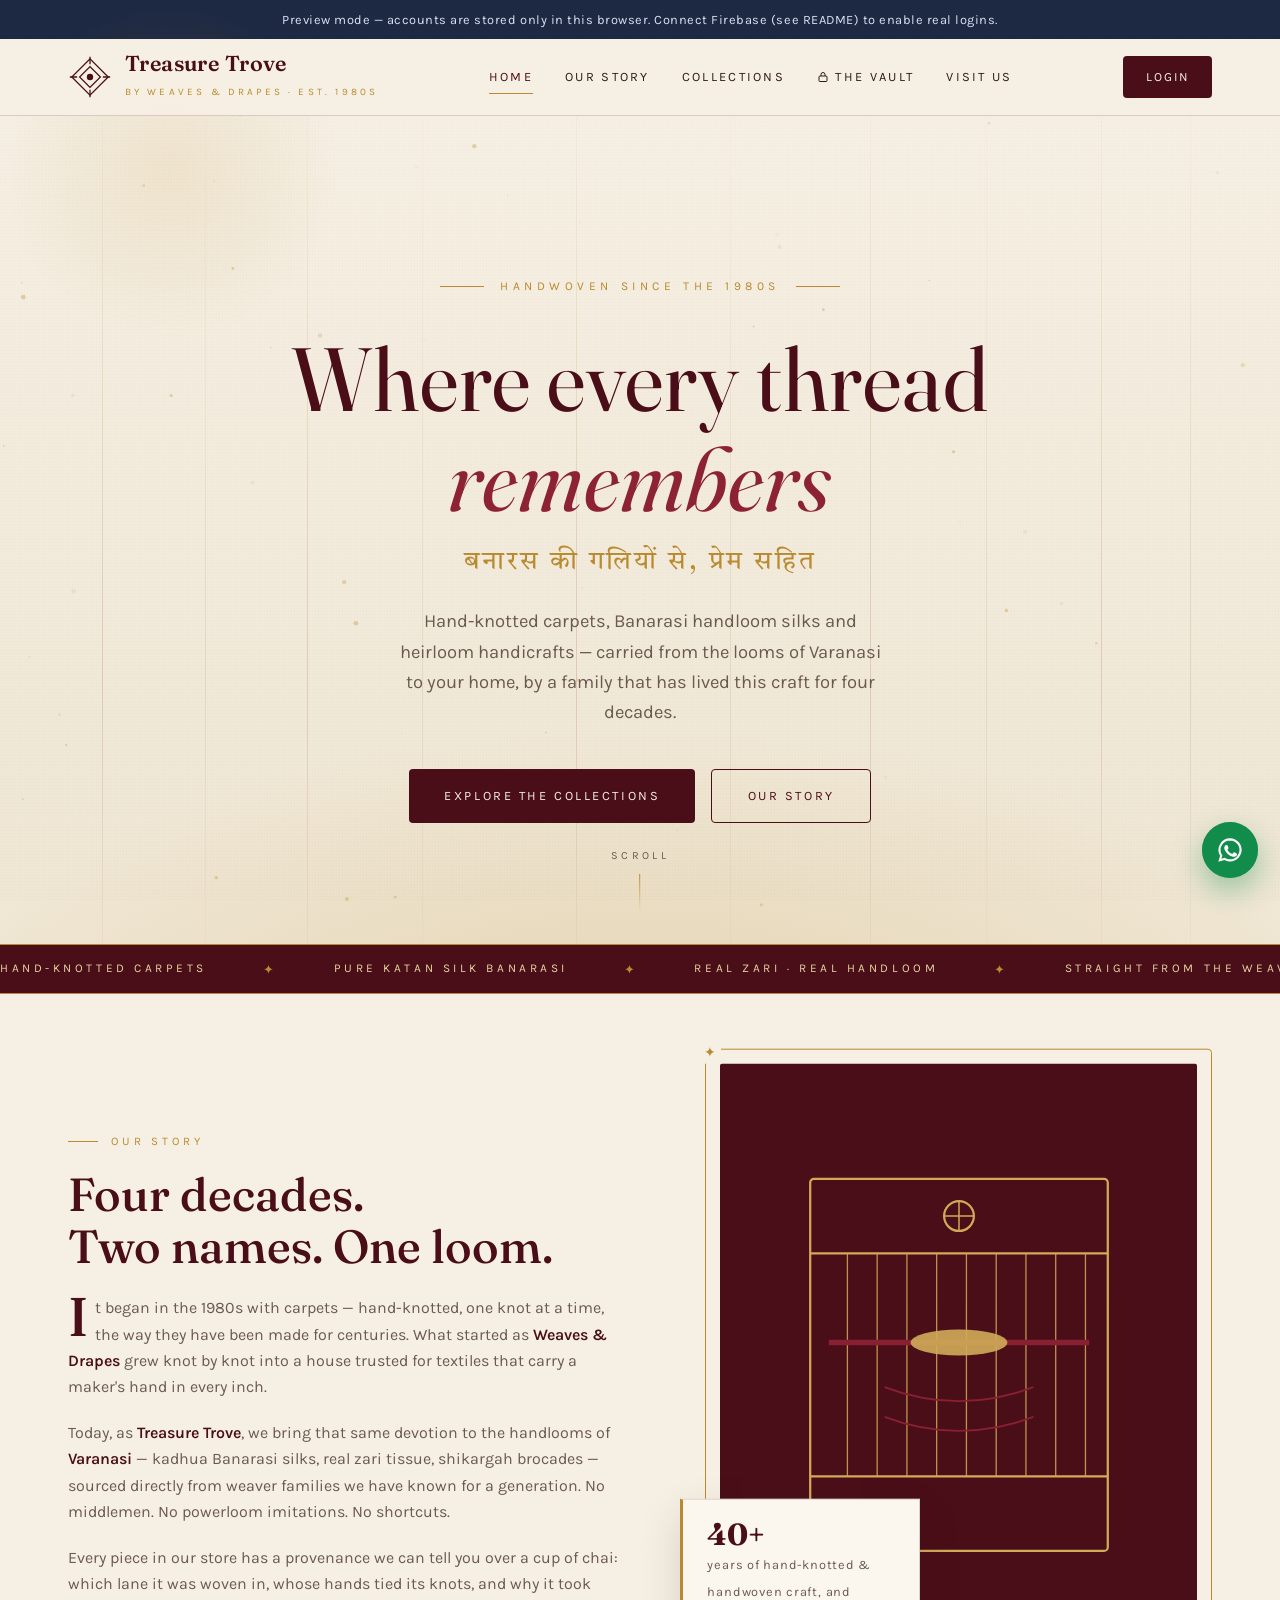
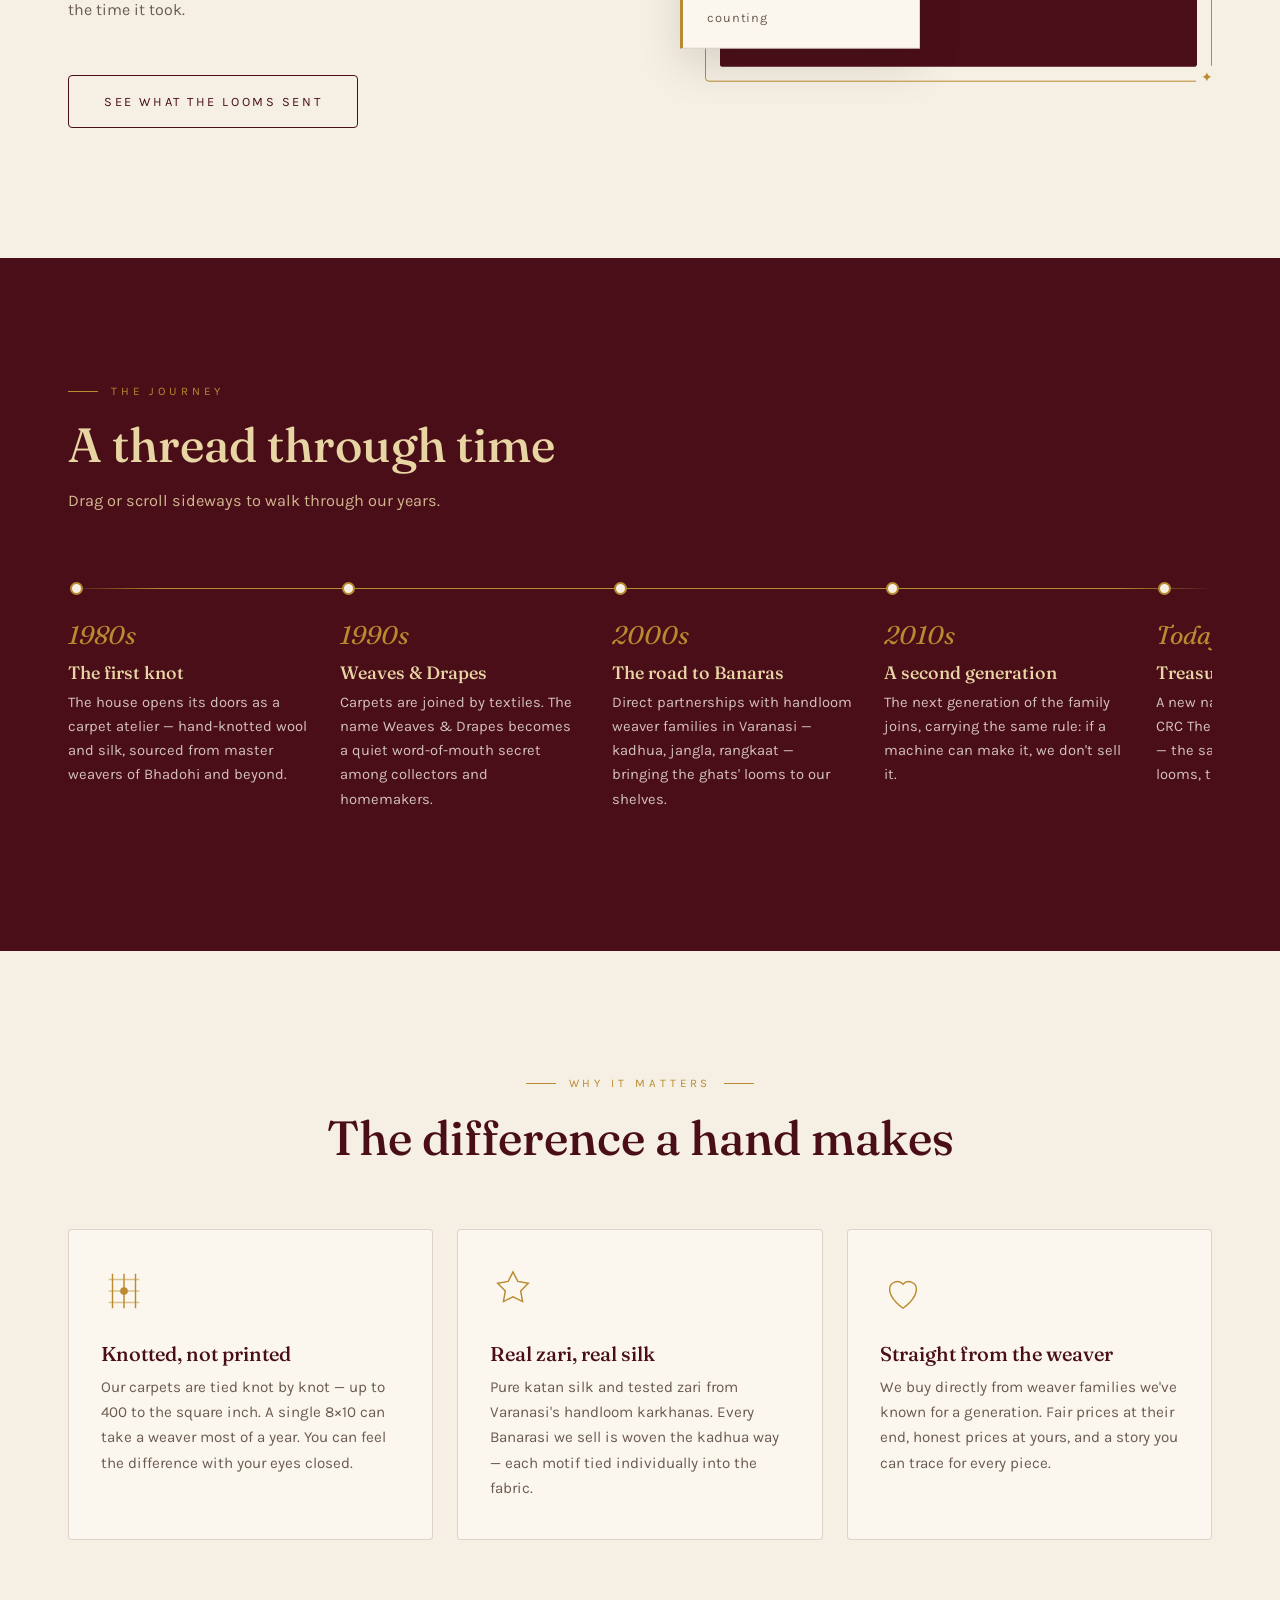
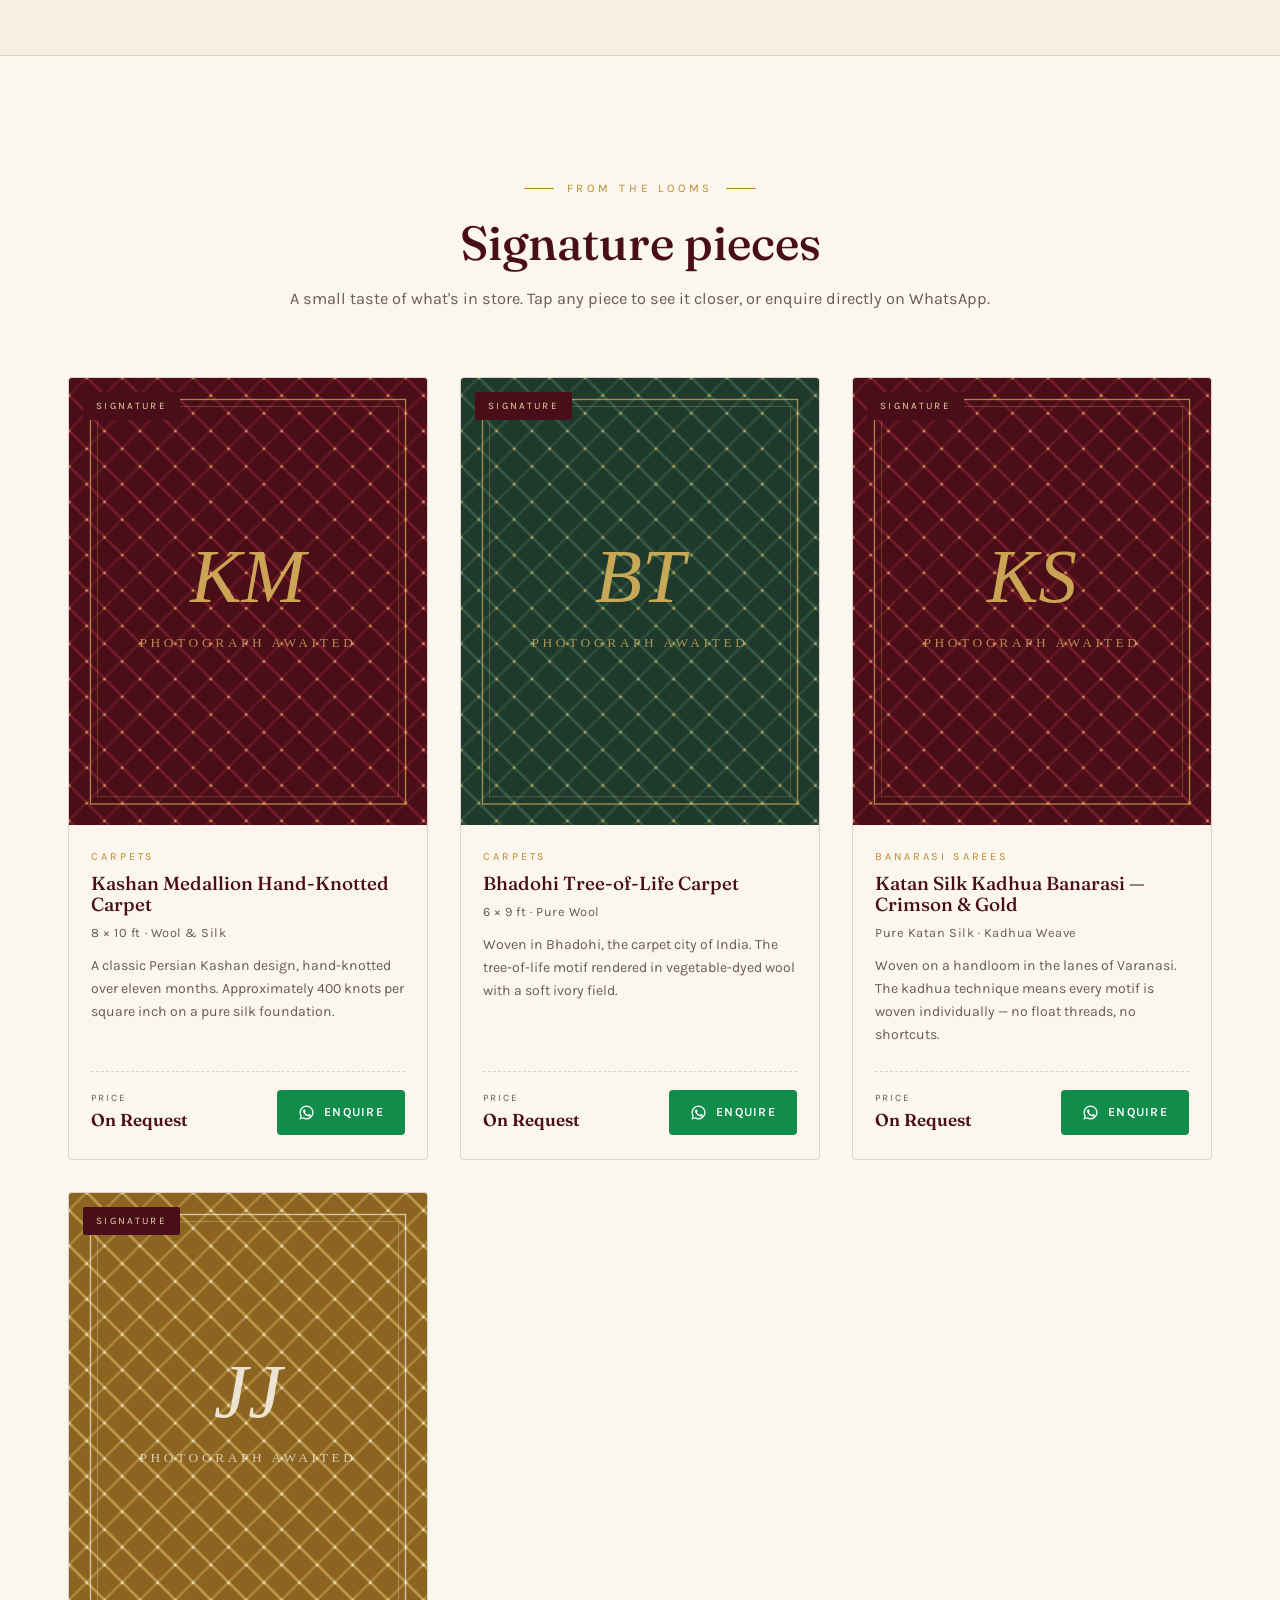
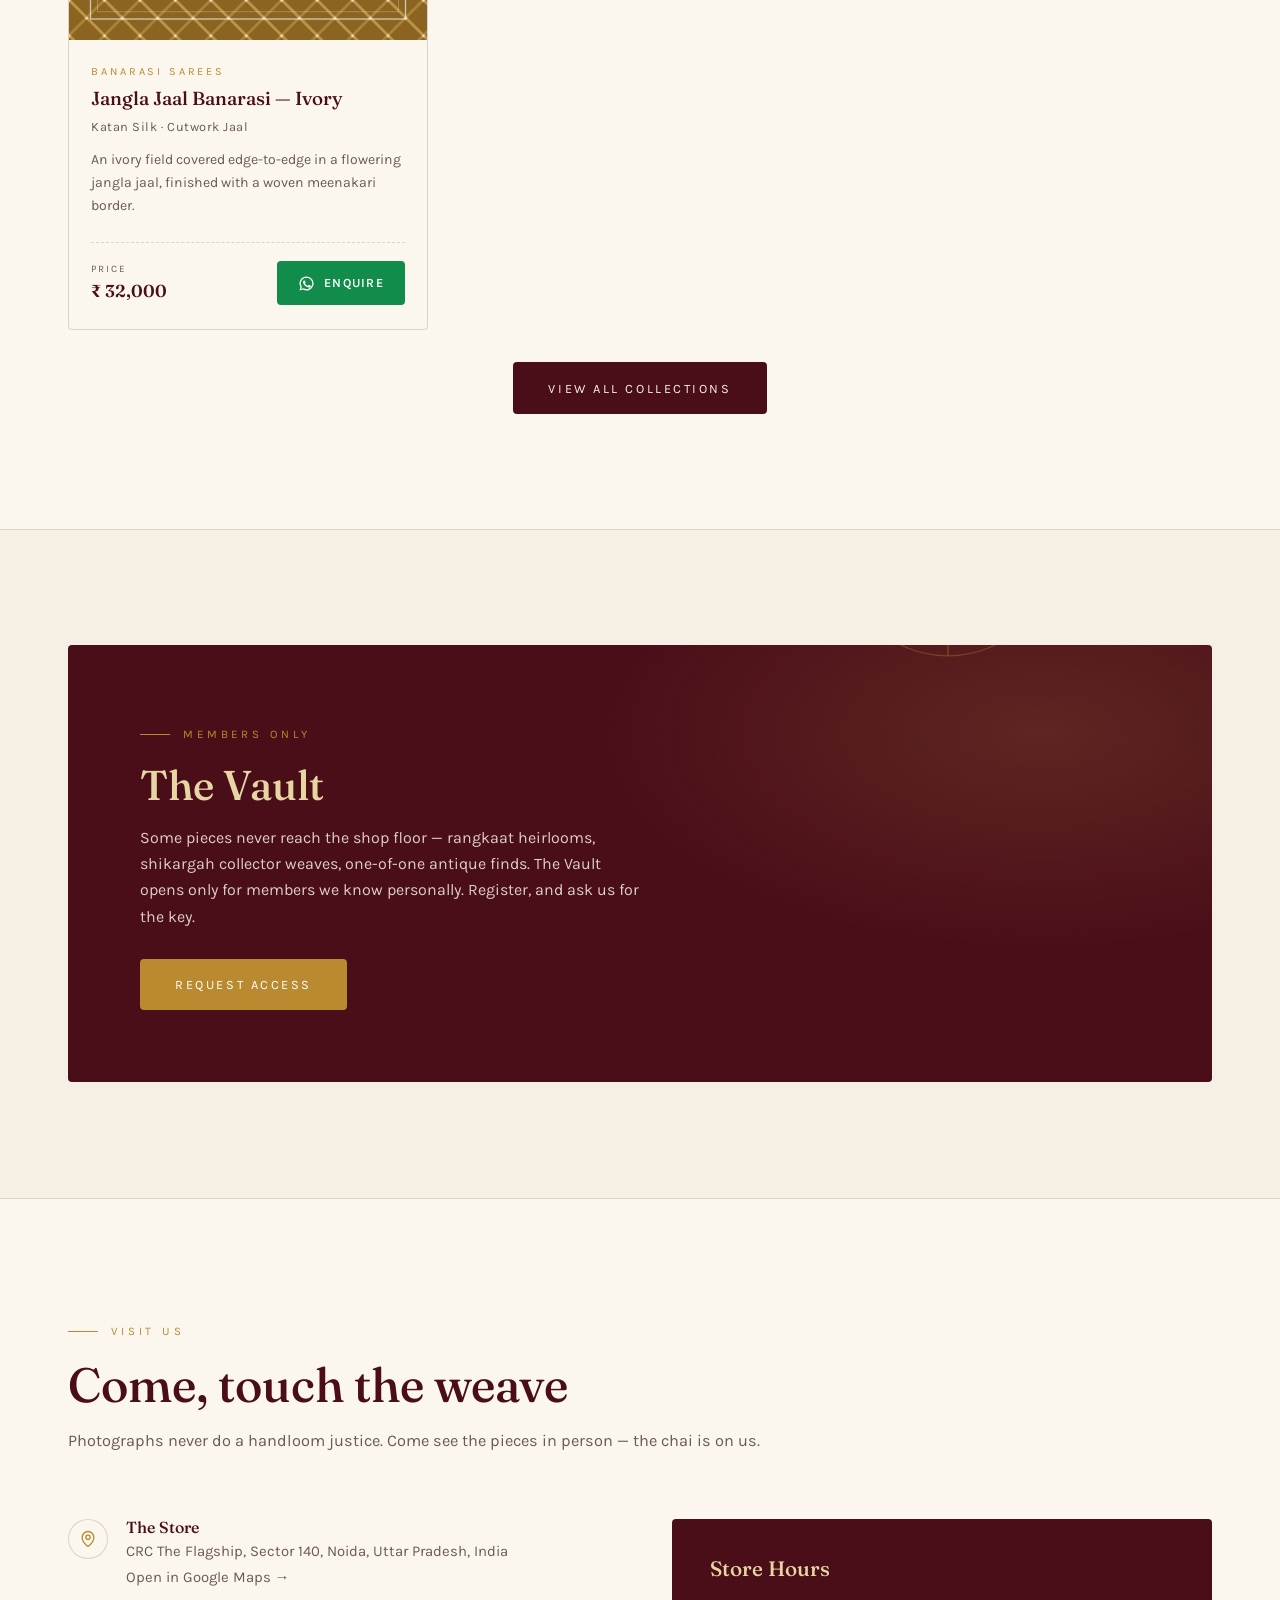
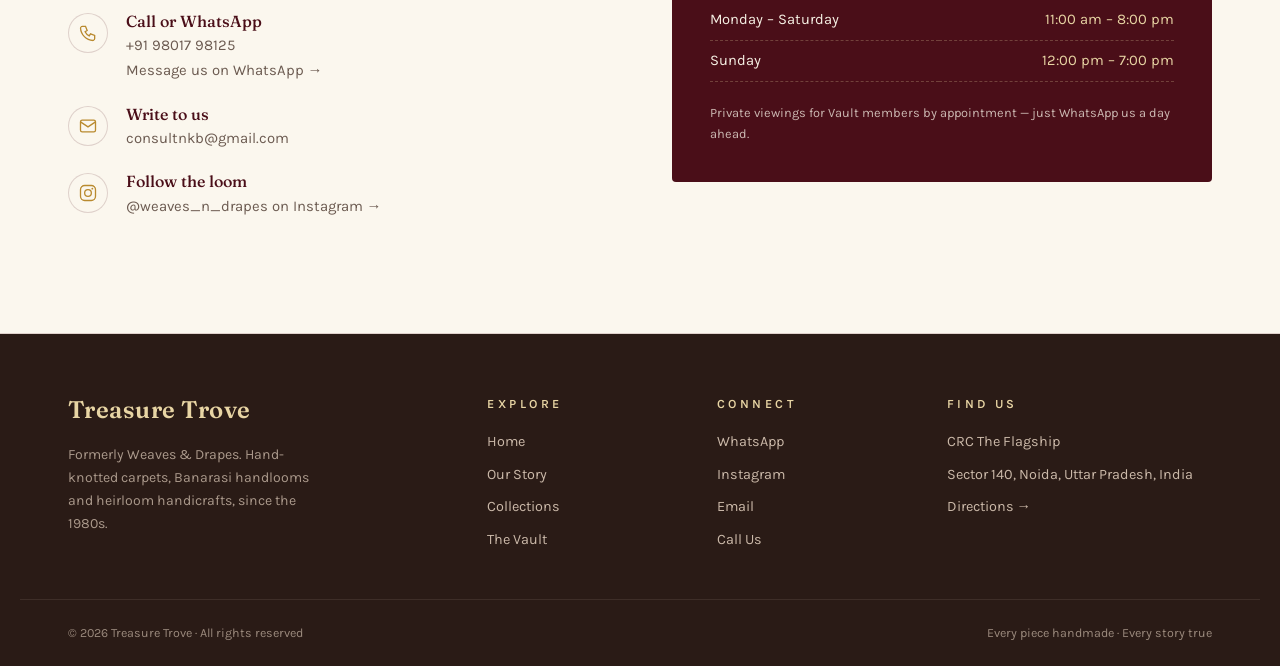
<file: index.html>
<!DOCTYPE html>
<html lang="en">
<head>
  <meta charset="UTF-8">
  <meta name="viewport" content="width=device-width, initial-scale=1.0">
  <title>Treasure Trove — Banarasi Handlooms, Hand-Knotted Carpets &amp; Handicrafts | Noida</title>
  <meta name="description" content="Treasure Trove (formerly Weaves & Drapes) — hand-knotted carpets, Banarasi handloom silks and heirloom handicrafts, straight from the lanes of Varanasi. Since the 1980s. Visit us at CRC The Flagship, Sector 140, Noida.">
  <meta property="og:title" content="Treasure Trove — Banarasi Handlooms & Hand-Knotted Carpets">
  <meta property="og:description" content="Four decades of hand-knotted carpets, Banarasi silks and heirloom handicrafts. CRC The Flagship, Sector 140, Noida.">
  <meta property="og:type" content="website">
  <link rel="icon" href="data:image/svg+xml,<svg xmlns='http://www.w3.org/2000/svg' viewBox='0 0 100 100'><rect width='100' height='100' rx='14' fill='%234A0E18'/><text x='50' y='68' font-size='52' text-anchor='middle' fill='%23D9B45C' font-family='Georgia'>T</text></svg>">
  <link rel="stylesheet" href="css/style.css">
</head>
<body>
  <a class="skip-link" href="#main">Skip to content</a>
  <noscript>
    <div style="background:#4A0E18;color:#F6F0E4;text-align:center;padding:.8rem 1rem;font-family:sans-serif;font-size:.9rem">
      Please enable JavaScript to browse our collections and use member login. You can always reach us on WhatsApp at +91&nbsp;98017&nbsp;98125.
    </div>
  </noscript>

  <!-- ============ HEADER ============ -->
  <header class="site-header">
    <div class="wrap header-inner">
      <a class="brand" href="index.html" aria-label="Treasure Trove — home">
        <svg class="brand-mark" viewBox="0 0 48 48" fill="none" stroke="currentColor" stroke-width="1.4" aria-hidden="true">
          <rect x="10" y="10" width="28" height="28" transform="rotate(45 24 24)"/>
          <rect x="16" y="16" width="16" height="16" transform="rotate(45 24 24)"/>
          <circle cx="24" cy="24" r="3.5" fill="currentColor" stroke="none"/>
          <path d="M24 2v8M24 38v8M2 24h8M38 24h8"/>
        </svg>
        <span>
          <span class="brand-name" data-cfg="brandName">Treasure Trove</span>
          <span class="brand-sub">by Weaves &amp; Drapes · est. 1980s</span>
        </span>
      </a>
      <nav class="main-nav" id="main-nav" aria-label="Main navigation">
        <a class="nav-link" href="index.html">Home</a>
        <a class="nav-link" href="index.html#story">Our Story</a>
        <a class="nav-link" href="collections.html">Collections</a>
        <a class="nav-link nav-vault-link" href="vault.html">
          <svg viewBox="0 0 24 24" fill="none" stroke="currentColor" stroke-width="2" aria-hidden="true"><rect x="4" y="10" width="16" height="11" rx="2"/><path d="M8 10V7a4 4 0 0 1 8 0v3"/></svg>
          The Vault
        </a>
        <a class="nav-link" href="index.html#visit">Visit Us</a>
      </nav>
      <div style="display:flex;align-items:center;gap:.9rem">
        <span id="auth-area"></span>
        <button class="nav-toggle" aria-expanded="false" aria-controls="main-nav" aria-label="Open menu">
          <span></span><span></span><span></span>
        </button>
      </div>
    </div>
  </header>

  <main id="main">

    <!-- ============ HERO ============ -->
    <section class="hero">
      <div class="hero-threads" aria-hidden="true"><i></i><i></i><i></i><i></i><i></i><i></i><i></i><i></i><i></i><i></i></div>
      <div class="hero-inner wrap">
        <span class="hero-eyebrow">Handwoven since the 1980s</span>
        <h1>Where every thread <em>remembers</em>
          <span class="hindi-accent">बनारस की गलियों से, प्रेम सहित</span>
        </h1>
        <p class="hero-lede">
          Hand-knotted carpets, Banarasi handloom silks and heirloom handicrafts —
          carried from the looms of Varanasi to your home, by a family that has
          lived this craft for four decades.
        </p>
        <div class="hero-ctas">
          <a class="btn btn-primary" href="collections.html">Explore the Collections</a>
          <a class="btn btn-outline" href="#story">Our Story</a>
        </div>
      </div>
      <span class="hero-scroll-hint" aria-hidden="true">Scroll</span>
    </section>

    <!-- ============ MARQUEE ============ -->
    <div class="marquee" aria-hidden="true">
      <div class="marquee-track">
        <span>Hand-Knotted Carpets</span>
        <span>Pure Katan Silk Banarasi</span>
        <span>Real Zari · Real Handloom</span>
        <span>Straight from the Weaver</span>
        <span>Est. 1980s · Noida</span>
        <span>Heirloom Handicrafts</span>
      </div>
    </div>

    <!-- ============ STORY ============ -->
    <section class="section" id="story">
      <div class="wrap story-grid">
        <div class="story-copy reveal">
          <span class="eyebrow">Our Story</span>
          <h2 style="font-size:clamp(1.9rem,4.5vw,2.9rem);margin-bottom:1.4rem">Four decades.<br>Two names. One loom.</h2>
          <p class="drop">
            It began in the 1980s with carpets — hand-knotted, one knot at a time,
            the way they have been made for centuries. What started as
            <strong>Weaves &amp; Drapes</strong> grew knot by knot into a house
            trusted for textiles that carry a maker's hand in every inch.
          </p>
          <p>
            Today, as <strong>Treasure Trove</strong>, we bring that same devotion
            to the handlooms of <strong>Varanasi</strong> — kadhua Banarasi silks,
            real zari tissue, shikargah brocades — sourced directly from weaver
            families we have known for a generation. No middlemen. No powerloom
            imitations. No shortcuts.
          </p>
          <p>
            Every piece in our store has a provenance we can tell you over a cup
            of chai: which lane it was woven in, whose hands tied its knots, and
            why it took the time it took.
          </p>
          <a class="btn btn-outline mt-2" href="collections.html">See What the Looms Sent</a>
        </div>
        <div class="story-visual reveal reveal-d1">
          <div class="story-frame">
            <div class="story-frame-inner">
              <!-- stylised loom motif -->
              <svg viewBox="0 0 200 240" fill="none" stroke="#D9B45C" stroke-width="1.2" aria-label="Illustration of a handloom">
                <rect x="20" y="20" width="160" height="200" rx="2"/>
                <path d="M20 60h160M20 180h160"/>
                <g opacity=".85">
                  <path d="M40 60v120M56 60v120M72 60v120M88 60v120M104 60v120M120 60v120M136 60v120M152 60v120M168 60v120" stroke-width=".7"/>
                </g>
                <path d="M30 108h140" stroke-width="3" stroke="#8C2233"/>
                <ellipse class="loom-shuttle" cx="100" cy="108" rx="26" ry="7" fill="#D9B45C" stroke="none" opacity=".9"/>
                <g class="loom-weft">
                  <path d="M60 132c26 10 54 10 80 0" stroke="#8C2233" stroke-width="1"/>
                  <path d="M60 148c26 10 54 10 80 0" stroke="#8C2233" stroke-width="1"/>
                </g>
                <circle cx="100" cy="40" r="8"/>
                <path d="M92 40h16M100 32v16" stroke-width=".8"/>
              </svg>
            </div>
            <div class="story-stat">
              <b>40+</b>
              <small>years of hand-knotted &amp; handwoven craft, and counting</small>
            </div>
          </div>
        </div>
      </div>
    </section>

    <!-- ============ TIMELINE ============ -->
    <section class="section section-dark">
      <div class="wrap">
        <div class="section-head reveal">
          <span class="eyebrow">The Journey</span>
          <h2>A thread through time</h2>
          <p>Drag or scroll sideways to walk through our years.</p>
        </div>
        <div class="timeline reveal reveal-d1">
          <div class="timeline-track" tabindex="0" aria-label="Company timeline, scroll horizontally">
            <div class="timeline-item">
              <span class="year">1980s</span>
              <h3>The first knot</h3>
              <p>The house opens its doors as a carpet atelier — hand-knotted wool and silk, sourced from master weavers of Bhadohi and beyond.</p>
            </div>
            <div class="timeline-item">
              <span class="year">1990s</span>
              <h3>Weaves &amp; Drapes</h3>
              <p>Carpets are joined by textiles. The name Weaves &amp; Drapes becomes a quiet word-of-mouth secret among collectors and homemakers.</p>
            </div>
            <div class="timeline-item">
              <span class="year">2000s</span>
              <h3>The road to Banaras</h3>
              <p>Direct partnerships with handloom weaver families in Varanasi — kadhua, jangla, rangkaat — bringing the ghats' looms to our shelves.</p>
            </div>
            <div class="timeline-item">
              <span class="year">2010s</span>
              <h3>A second generation</h3>
              <p>The next generation of the family joins, carrying the same rule: if a machine can make it, we don't sell it.</p>
            </div>
            <div class="timeline-item">
              <span class="year">Today</span>
              <h3>Treasure Trove</h3>
              <p>A new name and a new home at CRC The Flagship, Sector 140, Noida — the same hands, the same looms, the same promise.</p>
            </div>
          </div>
        </div>
      </div>
    </section>

    <!-- ============ CRAFT PILLARS ============ -->
    <section class="section">
      <div class="wrap">
        <div class="section-head center reveal">
          <span class="eyebrow">Why It Matters</span>
          <h2>The difference a hand makes</h2>
        </div>
        <div class="pillars">
          <div class="pillar reveal">
            <svg class="glyph" viewBox="0 0 48 48" fill="none" stroke="currentColor" stroke-width="1.5" aria-hidden="true">
              <path d="M8 12h32M8 24h32M8 36h32" opacity=".5"/>
              <path d="M12 6v36M24 6v36M36 6v36"/>
              <circle cx="24" cy="24" r="4" fill="currentColor" stroke="none"/>
            </svg>
            <h3>Knotted, not printed</h3>
            <p>Our carpets are tied knot by knot — up to 400 to the square inch. A single 8×10 can take a weaver most of a year. You can feel the difference with your eyes closed.</p>
          </div>
          <div class="pillar reveal reveal-d1">
            <svg class="glyph" viewBox="0 0 48 48" fill="none" stroke="currentColor" stroke-width="1.5" aria-hidden="true">
              <path d="M24 4l5 10 11 2-8 8 2 11-10-5-10 5 2-11-8-8 11-2z"/>
            </svg>
            <h3>Real zari, real silk</h3>
            <p>Pure katan silk and tested zari from Varanasi's handloom karkhanas. Every Banarasi we sell is woven the kadhua way — each motif tied individually into the fabric.</p>
          </div>
          <div class="pillar reveal reveal-d2">
            <svg class="glyph" viewBox="0 0 48 48" fill="none" stroke="currentColor" stroke-width="1.5" aria-hidden="true">
              <path d="M24 42s-14-9-14-20a8 8 0 0 1 14-5 8 8 0 0 1 14 5c0 11-14 20-14 20z"/>
            </svg>
            <h3>Straight from the weaver</h3>
            <p>We buy directly from weaver families we've known for a generation. Fair prices at their end, honest prices at yours, and a story you can trace for every piece.</p>
          </div>
        </div>
      </div>
    </section>

    <!-- ============ FEATURED ============ -->
    <section class="section section-alt">
      <div class="wrap">
        <div class="section-head center reveal">
          <span class="eyebrow">From the Looms</span>
          <h2>Signature pieces</h2>
          <p>A small taste of what's in store. Tap any piece to see it closer, or enquire directly on WhatsApp.</p>
        </div>
        <div class="product-grid" id="featured-grid"></div>
        <p class="center-text mt-2">
          <a class="btn btn-primary" href="collections.html">View All Collections</a>
        </p>
      </div>
    </section>

    <!-- ============ VAULT TEASER ============ -->
    <section class="section">
      <div class="wrap">
        <div class="vault-teaser reveal">
          <div>
            <span class="eyebrow">Members Only</span>
            <h2>The Vault</h2>
            <p>
              Some pieces never reach the shop floor — rangkaat heirlooms, shikargah
              collector weaves, one-of-one antique finds. The Vault opens only for
              members we know personally. Register, and ask us for the key.
            </p>
            <a class="btn btn-gold" href="vault.html">Request Access</a>
          </div>
          <div class="vault-motif" aria-hidden="true">
            <svg viewBox="0 0 200 200" fill="none" stroke="currentColor" stroke-width="1">
              <circle cx="100" cy="100" r="90" opacity=".4"/>
              <circle cx="100" cy="100" r="72"/>
              <g>
                <path d="M100 10v180M10 100h180M36 36l128 128M164 36L36 164" opacity=".5"/>
              </g>
              <circle cx="100" cy="100" r="45" opacity=".8"/>
              <path d="M100 55l12 33 33 12-33 12-12 33-12-33-33-12 33-12z" fill="currentColor" opacity=".25"/>
              <circle cx="100" cy="100" r="8" fill="currentColor"/>
            </svg>
          </div>
        </div>
      </div>
    </section>

    <!-- ============ VISIT ============ -->
    <section class="section section-alt" id="visit">
      <div class="wrap">
        <div class="section-head reveal">
          <span class="eyebrow">Visit Us</span>
          <h2>Come, touch the weave</h2>
          <p>Photographs never do a handloom justice. Come see the pieces in person — the chai is on us.</p>
        </div>
        <div class="visit-grid">
          <div class="visit-list reveal">
            <div class="visit-item">
              <svg class="glyph" viewBox="0 0 24 24" fill="none" stroke="currentColor" stroke-width="1.6" aria-hidden="true"><path d="M12 21s-7-5.1-7-11a7 7 0 0 1 14 0c0 5.9-7 11-7 11z"/><circle cx="12" cy="10" r="2.6"/></svg>
              <div>
                <h3>The Store</h3>
                <p><span data-cfg="addressLine1">CRC The Flagship</span>, <span data-cfg="addressLine2">Sector 140, Noida, Uttar Pradesh, India</span></p>
                <a data-cfg-href="mapsUrl" href="#" target="_blank" rel="noopener noreferrer">Open in Google Maps →</a>
              </div>
            </div>
            <div class="visit-item">
              <svg class="glyph" viewBox="0 0 24 24" fill="none" stroke="currentColor" stroke-width="1.6" aria-hidden="true"><path d="M5 4h4l2 5-2.5 1.5a11 11 0 0 0 5 5L15 13l5 2v4a2 2 0 0 1-2 2A16 16 0 0 1 3 6a2 2 0 0 1 2-2z"/></svg>
              <div>
                <h3>Call or WhatsApp</h3>
                <p><a data-cfg-href="tel" href="#" data-cfg="phoneDisplay">+91 98017 98125</a></p>
                <a data-cfg-href="whatsapp" href="#" target="_blank" rel="noopener noreferrer">Message us on WhatsApp →</a>
              </div>
            </div>
            <div class="visit-item">
              <svg class="glyph" viewBox="0 0 24 24" fill="none" stroke="currentColor" stroke-width="1.6" aria-hidden="true"><rect x="3" y="5" width="18" height="14" rx="2"/><path d="m3 7 9 6 9-6"/></svg>
              <div>
                <h3>Write to us</h3>
                <p><a data-cfg-href="mailto" href="#" data-cfg="email">consultnkb@gmail.com</a></p>
              </div>
            </div>
            <div class="visit-item">
              <svg class="glyph" viewBox="0 0 24 24" fill="none" stroke="currentColor" stroke-width="1.6" aria-hidden="true"><rect x="3" y="3" width="18" height="18" rx="5"/><circle cx="12" cy="12" r="4"/><circle cx="17.2" cy="6.8" r="1.1" fill="currentColor" stroke="none"/></svg>
              <div>
                <h3>Follow the loom</h3>
                <p><a data-cfg-href="instagramUrl" href="#" target="_blank" rel="noopener noreferrer">@<span data-cfg="instagramHandle">weaves_n_drapes</span> on Instagram →</a></p>
              </div>
            </div>
          </div>
          <div class="hours-card reveal reveal-d1">
            <h3>Store Hours</h3>
            <table>
              <tr><td>Monday – Saturday</td><td>11:00 am – 8:00 pm</td></tr>
              <tr><td>Sunday</td><td>12:00 pm – 7:00 pm</td></tr>
            </table>
            <p class="note">Private viewings for Vault members by appointment — just WhatsApp us a day ahead.</p>
          </div>
        </div>
      </div>
    </section>

  </main>

  <!-- ============ FOOTER ============ -->
  <footer class="site-footer">
    <div class="wrap footer-main">
      <div class="footer-brand">
        <span class="brand-name" data-cfg="brandName">Treasure Trove</span>
        <p>Formerly Weaves &amp; Drapes. Hand-knotted carpets, Banarasi handlooms and heirloom handicrafts, since the 1980s.</p>
      </div>
      <div>
        <h4>Explore</h4>
        <ul>
          <li><a href="index.html">Home</a></li>
          <li><a href="index.html#story">Our Story</a></li>
          <li><a href="collections.html">Collections</a></li>
          <li><a href="vault.html">The Vault</a></li>
        </ul>
      </div>
      <div>
        <h4>Connect</h4>
        <ul>
          <li><a data-cfg-href="whatsapp" href="#" target="_blank" rel="noopener noreferrer">WhatsApp</a></li>
          <li><a data-cfg-href="instagramUrl" href="#" target="_blank" rel="noopener noreferrer">Instagram</a></li>
          <li><a data-cfg-href="mailto" href="#">Email</a></li>
          <li><a data-cfg-href="tel" href="#">Call Us</a></li>
        </ul>
      </div>
      <div>
        <h4>Find Us</h4>
        <ul>
          <li><span data-cfg="addressLine1">CRC The Flagship</span></li>
          <li><span data-cfg="addressLine2">Sector 140, Noida, UP, India</span></li>
          <li><a data-cfg-href="mapsUrl" href="#" target="_blank" rel="noopener noreferrer">Directions →</a></li>
        </ul>
      </div>
    </div>
    <div class="wrap footer-bottom">
      <span>© <span id="year">2026</span> Treasure Trove · All rights reserved</span>
      <span>Every piece handmade · Every story true</span>
    </div>
  </footer>

  <!-- Floating WhatsApp -->
  <a class="wa-float" data-cfg-href="whatsapp" href="#" target="_blank" rel="noopener noreferrer" aria-label="Chat with us on WhatsApp">
    <svg viewBox="0 0 24 24" fill="currentColor" aria-hidden="true"><path d="M12.04 2a9.9 9.9 0 0 0-8.5 14.98L2 22l5.16-1.5A9.9 9.9 0 1 0 12.04 2Zm0 1.8a8.1 8.1 0 1 1-4.12 15.08l-.3-.18-3.06.89.9-2.98-.2-.31A8.1 8.1 0 0 1 12.05 3.8Zm-3.3 3.9c-.18 0-.47.07-.72.34-.24.27-.94.92-.94 2.24 0 1.32.96 2.6 1.1 2.78.13.18 1.86 2.97 4.6 4.05 2.28.9 2.74.72 3.24.67.5-.04 1.6-.65 1.82-1.28.23-.63.23-1.17.16-1.28-.07-.11-.25-.18-.52-.32-.27-.13-1.6-.79-1.85-.88-.25-.09-.43-.13-.61.14-.18.27-.7.88-.86 1.06-.16.18-.32.2-.59.07a7.42 7.42 0 0 1-2.18-1.35 8.2 8.2 0 0 1-1.51-1.88c-.16-.27-.02-.42.12-.55.12-.12.27-.32.4-.48.14-.16.18-.27.27-.45.09-.18.05-.34-.02-.48-.07-.13-.6-1.46-.83-2-.2-.46-.4-.4-.55-.4h-.53Z"/></svg>
  </a>

  <script src="js/config.js"></script>
  <script src="data/products.js"></script>
  <script src="js/auth.js"></script>
  <script src="js/main.js"></script>
  <script src="js/products.js"></script>
  <script src="js/motion.js"></script>
</body>
</html>
</file>
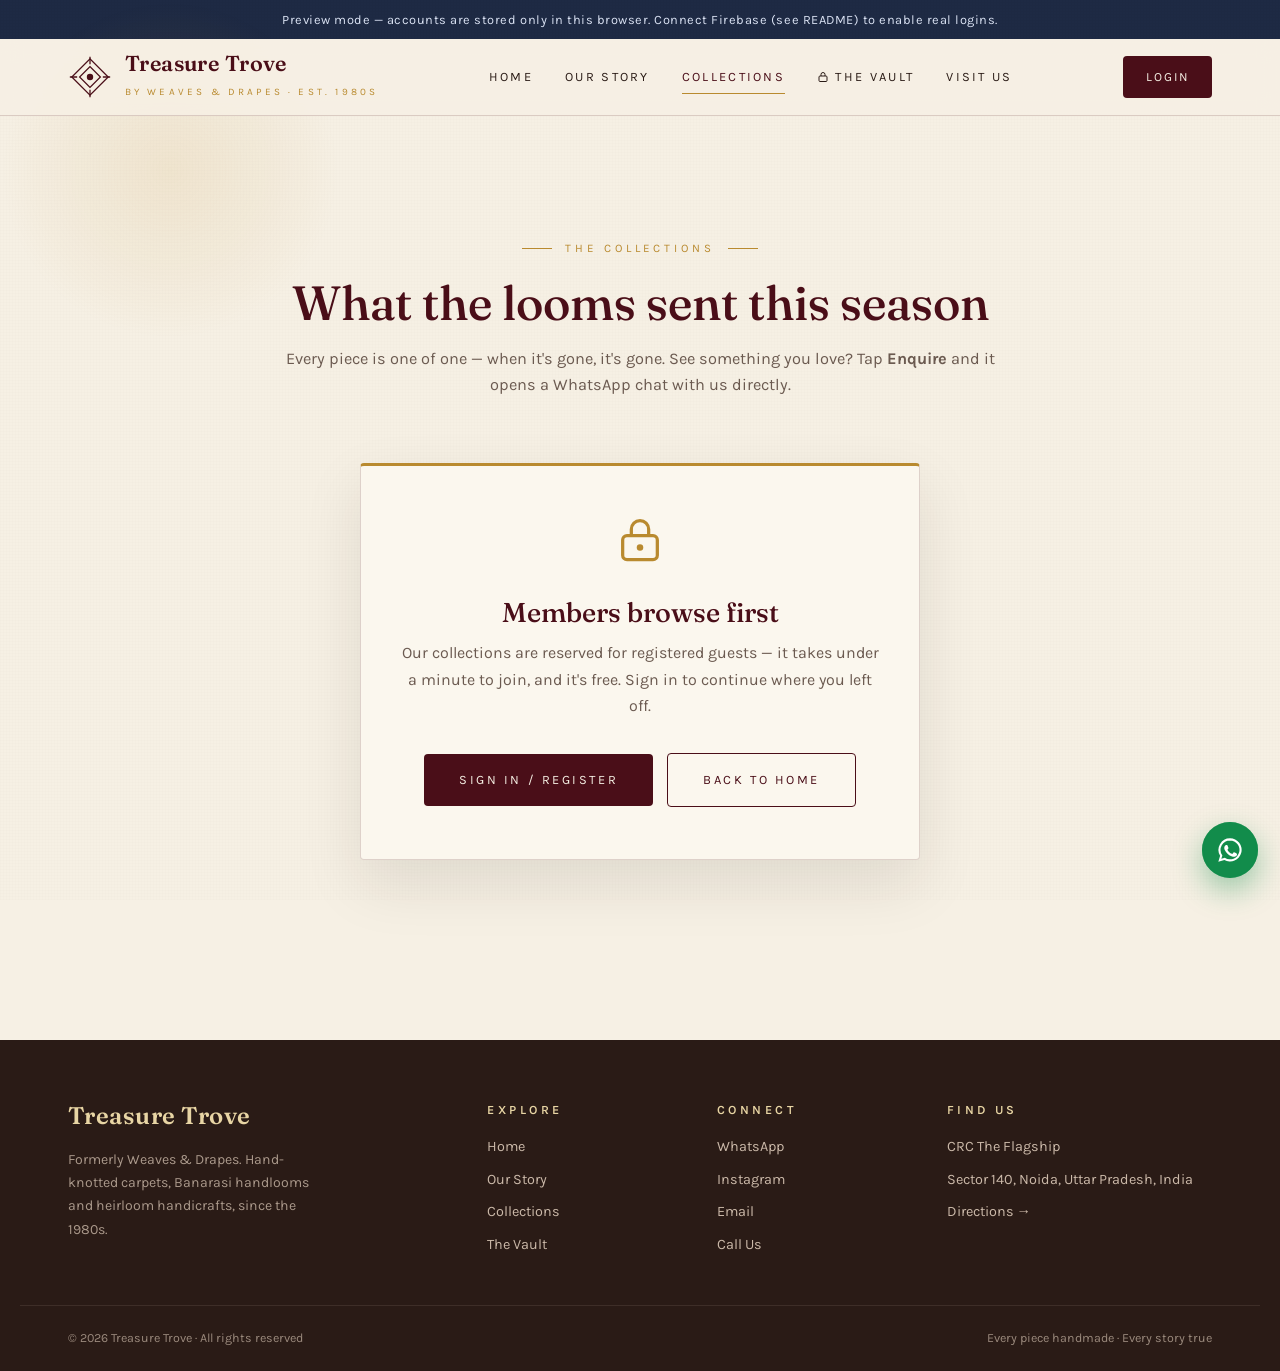
<file: collections.html>
<!DOCTYPE html>
<html lang="en">
<head>
  <meta charset="UTF-8">
  <meta name="viewport" content="width=device-width, initial-scale=1.0">
  <title>Collections — Treasure Trove | Carpets, Banarasi Silks &amp; Handicrafts</title>
  <meta name="description" content="Browse Treasure Trove's collections: hand-knotted carpets, Banarasi handloom sarees, clothing, dupattas and heirloom handicrafts. Enquire directly on WhatsApp.">
  <link rel="icon" href="data:image/svg+xml,<svg xmlns='http://www.w3.org/2000/svg' viewBox='0 0 100 100'><rect width='100' height='100' rx='14' fill='%234A0E18'/><text x='50' y='68' font-size='52' text-anchor='middle' fill='%23D9B45C' font-family='Georgia'>T</text></svg>">
  <link rel="stylesheet" href="css/style.css">
</head>
<body>
  <a class="skip-link" href="#main">Skip to content</a>
  <noscript>
    <div style="background:#4A0E18;color:#F6F0E4;text-align:center;padding:.8rem 1rem;font-family:sans-serif;font-size:.9rem">
      Please enable JavaScript to browse our collections. You can always reach us on WhatsApp at +91&nbsp;98017&nbsp;98125.
    </div>
  </noscript>

  <!-- ============ HEADER ============ -->
  <header class="site-header">
    <div class="wrap header-inner">
      <a class="brand" href="index.html" aria-label="Treasure Trove — home">
        <svg class="brand-mark" viewBox="0 0 48 48" fill="none" stroke="currentColor" stroke-width="1.4" aria-hidden="true">
          <rect x="10" y="10" width="28" height="28" transform="rotate(45 24 24)"/>
          <rect x="16" y="16" width="16" height="16" transform="rotate(45 24 24)"/>
          <circle cx="24" cy="24" r="3.5" fill="currentColor" stroke="none"/>
          <path d="M24 2v8M24 38v8M2 24h8M38 24h8"/>
        </svg>
        <span>
          <span class="brand-name" data-cfg="brandName">Treasure Trove</span>
          <span class="brand-sub">by Weaves &amp; Drapes · est. 1980s</span>
        </span>
      </a>
      <nav class="main-nav" id="main-nav" aria-label="Main navigation">
        <a class="nav-link" href="index.html">Home</a>
        <a class="nav-link" href="index.html#story">Our Story</a>
        <a class="nav-link" href="collections.html">Collections</a>
        <a class="nav-link nav-vault-link" href="vault.html">
          <svg viewBox="0 0 24 24" fill="none" stroke="currentColor" stroke-width="2" aria-hidden="true"><rect x="4" y="10" width="16" height="11" rx="2"/><path d="M8 10V7a4 4 0 0 1 8 0v3"/></svg>
          The Vault
        </a>
        <a class="nav-link" href="index.html#visit">Visit Us</a>
      </nav>
      <div style="display:flex;align-items:center;gap:.9rem">
        <span id="auth-area"></span>
        <button class="nav-toggle" aria-expanded="false" aria-controls="main-nav" aria-label="Open menu">
          <span></span><span></span><span></span>
        </button>
      </div>
    </div>
  </header>

  <main id="main">
    <section class="section">
      <div class="wrap">
        <div class="section-head center reveal in">
          <span class="eyebrow">The Collections</span>
          <h2>What the looms sent this season</h2>
          <p>
            Every piece is one of one — when it's gone, it's gone. See something
            you love? Tap <strong>Enquire</strong> and it opens a WhatsApp chat
            with us directly.
          </p>
        </div>

        <!-- Login gate (shown when login is required and user is signed out) -->
        <div class="gate" id="login-gate" hidden>
          <svg class="glyph" viewBox="0 0 24 24" fill="none" stroke="currentColor" stroke-width="1.5" aria-hidden="true"><rect x="4" y="10" width="16" height="11" rx="2"/><path d="M8 10V7a4 4 0 0 1 8 0v3"/><circle cx="12" cy="15.5" r="1.5" fill="currentColor" stroke="none"/></svg>
          <h2>Members browse first</h2>
          <p>
            Our collections are reserved for registered guests — it takes under a
            minute to join, and it's free. Sign in to continue where you left off.
          </p>
          <button class="btn btn-primary" onclick="TTAuth.goToLogin()">Sign In / Register</button>
          <a class="btn btn-outline" href="index.html">Back to Home</a>
        </div>

        <!-- Actual collection (shown when allowed) -->
        <div id="collection-content" hidden>
          <div class="filter-bar" id="filter-bar" role="group" aria-label="Filter by category"></div>
          <div class="product-grid" id="collection-grid"></div>
          <div class="divider-motif mt-2" aria-hidden="true">✦</div>
          <p class="center-text" style="color:var(--ink-soft);max-width:52ch;margin:1.5rem auto 0">
            Don't see what you're looking for? Our back room is deeper than our
            website — <a data-cfg-href="whatsapp" href="#" target="_blank" rel="noopener noreferrer" style="color:var(--maroon);text-decoration:underline;text-underline-offset:3px">message us on WhatsApp</a>
            and tell us what you have in mind.
          </p>
        </div>
      </div>
    </section>
  </main>

  <!-- ============ FOOTER ============ -->
  <footer class="site-footer">
    <div class="wrap footer-main">
      <div class="footer-brand">
        <span class="brand-name" data-cfg="brandName">Treasure Trove</span>
        <p>Formerly Weaves &amp; Drapes. Hand-knotted carpets, Banarasi handlooms and heirloom handicrafts, since the 1980s.</p>
      </div>
      <div>
        <h4>Explore</h4>
        <ul>
          <li><a href="index.html">Home</a></li>
          <li><a href="index.html#story">Our Story</a></li>
          <li><a href="collections.html">Collections</a></li>
          <li><a href="vault.html">The Vault</a></li>
        </ul>
      </div>
      <div>
        <h4>Connect</h4>
        <ul>
          <li><a data-cfg-href="whatsapp" href="#" target="_blank" rel="noopener noreferrer">WhatsApp</a></li>
          <li><a data-cfg-href="instagramUrl" href="#" target="_blank" rel="noopener noreferrer">Instagram</a></li>
          <li><a data-cfg-href="mailto" href="#">Email</a></li>
          <li><a data-cfg-href="tel" href="#">Call Us</a></li>
        </ul>
      </div>
      <div>
        <h4>Find Us</h4>
        <ul>
          <li><span data-cfg="addressLine1">CRC The Flagship</span></li>
          <li><span data-cfg="addressLine2">Sector 140, Noida, UP, India</span></li>
          <li><a data-cfg-href="mapsUrl" href="#" target="_blank" rel="noopener noreferrer">Directions →</a></li>
        </ul>
      </div>
    </div>
    <div class="wrap footer-bottom">
      <span>© <span id="year">2026</span> Treasure Trove · All rights reserved</span>
      <span>Every piece handmade · Every story true</span>
    </div>
  </footer>

  <a class="wa-float" data-cfg-href="whatsapp" href="#" target="_blank" rel="noopener noreferrer" aria-label="Chat with us on WhatsApp">
    <svg viewBox="0 0 24 24" fill="currentColor" aria-hidden="true"><path d="M12.04 2a9.9 9.9 0 0 0-8.5 14.98L2 22l5.16-1.5A9.9 9.9 0 1 0 12.04 2Zm0 1.8a8.1 8.1 0 1 1-4.12 15.08l-.3-.18-3.06.89.9-2.98-.2-.31A8.1 8.1 0 0 1 12.05 3.8Zm-3.3 3.9c-.18 0-.47.07-.72.34-.24.27-.94.92-.94 2.24 0 1.32.96 2.6 1.1 2.78.13.18 1.86 2.97 4.6 4.05 2.28.9 2.74.72 3.24.67.5-.04 1.6-.65 1.82-1.28.23-.63.23-1.17.16-1.28-.07-.11-.25-.18-.52-.32-.27-.13-1.6-.79-1.85-.88-.25-.09-.43-.13-.61.14-.18.27-.7.88-.86 1.06-.16.18-.32.2-.59.07a7.42 7.42 0 0 1-2.18-1.35 8.2 8.2 0 0 1-1.51-1.88c-.16-.27-.02-.42.12-.55.12-.12.27-.32.4-.48.14-.16.18-.27.27-.45.09-.18.05-.34-.02-.48-.07-.13-.6-1.46-.83-2-.2-.46-.4-.4-.55-.4h-.53Z"/></svg>
  </a>

  <script src="js/config.js"></script>
  <script src="data/products.js"></script>
  <script src="js/auth.js"></script>
  <script src="js/main.js"></script>
  <script src="js/products.js"></script>
  <script src="js/motion.js"></script>
</body>
</html>
</file>
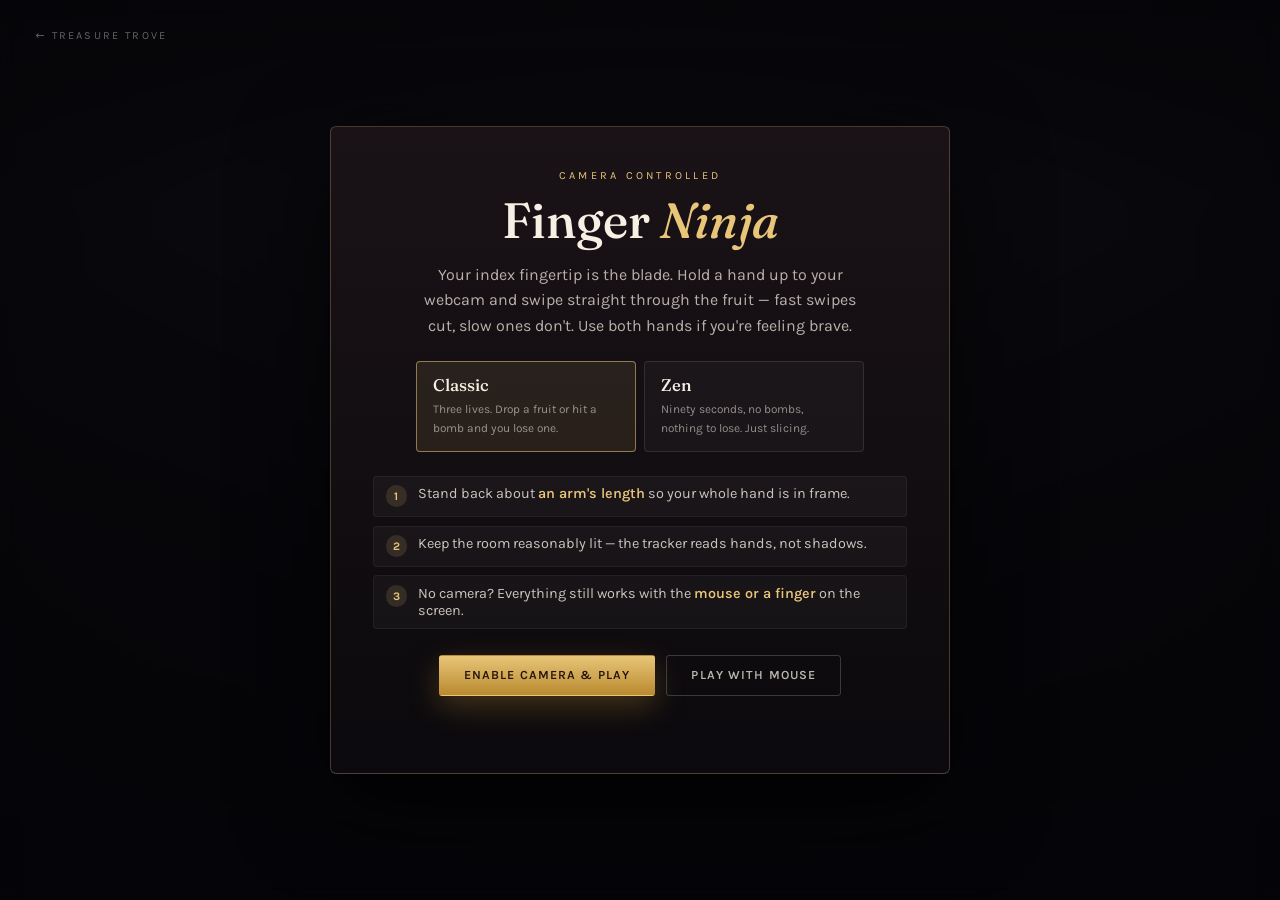
<file: fruit-ninja.html>
<!DOCTYPE html>
<html lang="en">
<head>
<meta charset="UTF-8">
<meta name="viewport" content="width=device-width, initial-scale=1, viewport-fit=cover, user-scalable=no">
<meta name="theme-color" content="#0B0A0D">
<title>Finger Ninja — slice fruit with your hands</title>
<meta name="description" content="A webcam fruit-slicing game. Your index fingertip is the blade — swipe through the fruit, dodge the bombs.">
<link rel="stylesheet" href="css/fruit-ninja.css">
</head>
<body>

<div class="fn-stage" id="stage">
  <!-- webcam feed: composited by the GPU, never copied per frame -->
  <video class="fn-cam" id="cam" playsinline muted autoplay></video>
  <div class="fn-scrim"></div>
  <canvas class="fn-canvas" id="canvas"></canvas>
  <div class="fn-damage" id="damage"></div>

  <!-- HUD ------------------------------------------------- -->
  <div class="fn-hud">
    <div class="fn-score-wrap">
      <span class="fn-label">Score</span>
      <span class="fn-score" id="score">0</span>
      <span class="fn-best" id="bestLine">Best 0</span>
    </div>
    <div class="fn-right">
      <span class="fn-timer" id="timer" hidden>1:30</span>
      <div class="fn-lives" id="lives">
        <i class="fn-life"></i><i class="fn-life"></i><i class="fn-life"></i>
      </div>
    </div>
  </div>

  <div class="fn-hint" id="hint">Hold your hand up to the camera</div>

  <div class="fn-tray">
    <button class="fn-chip" id="btnSkeleton" type="button">Hand guide</button>
    <button class="fn-chip" id="btnSound" type="button">Sound</button>
    <button class="fn-chip" id="btnQuit" type="button">Quit</button>
    <span class="fn-stat" id="stat">—</span>
  </div>

  <!-- MENU ------------------------------------------------ -->
  <div class="fn-overlay" id="menu">
    <div class="fn-card">
      <p class="fn-kicker">Camera controlled</p>
      <h1>Finger <em>Ninja</em></h1>
      <p class="fn-sub">
        Your index fingertip is the blade. Hold a hand up to your webcam
        and swipe straight through the fruit — fast swipes cut, slow ones don't.
        Use both hands if you're feeling brave.
      </p>

      <div class="fn-modes">
        <button class="fn-mode on" data-mode="classic" type="button">
          <strong>Classic</strong>
          <span>Three lives. Drop a fruit or hit a bomb and you lose one.</span>
        </button>
        <button class="fn-mode" data-mode="zen" type="button">
          <strong>Zen</strong>
          <span>Ninety seconds, no bombs, nothing to lose. Just slicing.</span>
        </button>
      </div>

      <ol class="fn-steps">
        <li><span class="fn-dot">1</span><span>Stand back about <b>an arm's length</b> so your whole hand is in frame.</span></li>
        <li><span class="fn-dot">2</span><span>Keep the room reasonably lit — the tracker reads hands, not shadows.</span></li>
        <li><span class="fn-dot">3</span><span>No camera? Everything still works with the <b>mouse or a finger</b> on the screen.</span></li>
      </ol>

      <div class="fn-actions">
        <button class="fn-btn primary" id="btnPlay" type="button">Enable camera &amp; play</button>
        <button class="fn-btn ghost" id="btnMouse" type="button">Play with mouse</button>
      </div>
      <p class="fn-status" id="status"></p>
    </div>
  </div>

  <!-- GAME OVER ------------------------------------------- -->
  <div class="fn-overlay fade" id="over" hidden>
    <div class="fn-card">
      <p class="fn-kicker" id="overKicker">Out of lives</p>
      <h2>Blade down</h2>
      <div class="fn-final">
        <div><span class="fn-label">Score</span><span class="fn-num" id="finalScore">0</span></div>
        <div><span class="fn-label">Best</span><span class="fn-num gold" id="finalBest">0</span></div>
      </div>
      <span class="fn-newbest" id="newBest" hidden>New personal best</span>
      <div class="fn-actions">
        <button class="fn-btn primary" id="btnAgain" type="button">Slice again</button>
        <button class="fn-btn ghost" id="btnMenu" type="button">Change mode</button>
      </div>
    </div>
  </div>
</div>

<a class="fn-back" href="index.html">← Treasure Trove</a>

<script type="module" src="js/fruit-ninja.js"></script>
</body>
</html>
</file>
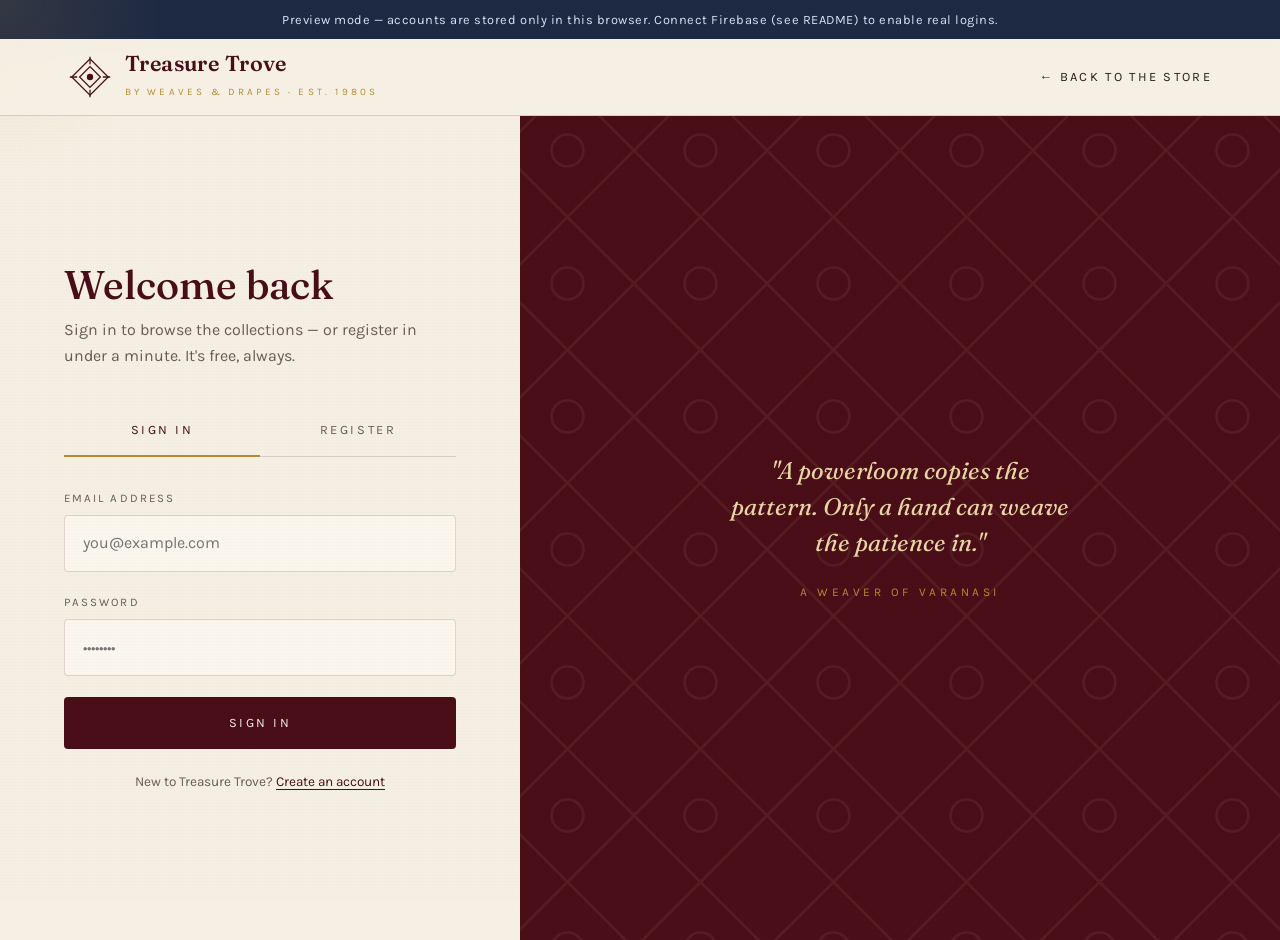
<file: login.html>
<!DOCTYPE html>
<html lang="en">
<head>
  <meta charset="UTF-8">
  <meta name="viewport" content="width=device-width, initial-scale=1.0">
  <title>Sign In — Treasure Trove</title>
  <meta name="description" content="Sign in or register with Treasure Trove to browse our collections and request access to The Vault.">
  <meta name="robots" content="noindex">
  <link rel="icon" href="data:image/svg+xml,<svg xmlns='http://www.w3.org/2000/svg' viewBox='0 0 100 100'><rect width='100' height='100' rx='14' fill='%234A0E18'/><text x='50' y='68' font-size='52' text-anchor='middle' fill='%23D9B45C' font-family='Georgia'>T</text></svg>">
  <link rel="stylesheet" href="css/style.css">
</head>
<body>
  <a class="skip-link" href="#main">Skip to content</a>
  <noscript>
    <div style="background:#4A0E18;color:#F6F0E4;text-align:center;padding:.8rem 1rem;font-family:sans-serif;font-size:.9rem">
      Login requires JavaScript. You can always reach us on WhatsApp at +91&nbsp;98017&nbsp;98125.
    </div>
  </noscript>

  <!-- ============ HEADER (slim) ============ -->
  <header class="site-header">
    <div class="wrap header-inner">
      <a class="brand" href="index.html" aria-label="Treasure Trove — home">
        <svg class="brand-mark" viewBox="0 0 48 48" fill="none" stroke="currentColor" stroke-width="1.4" aria-hidden="true">
          <rect x="10" y="10" width="28" height="28" transform="rotate(45 24 24)"/>
          <rect x="16" y="16" width="16" height="16" transform="rotate(45 24 24)"/>
          <circle cx="24" cy="24" r="3.5" fill="currentColor" stroke="none"/>
          <path d="M24 2v8M24 38v8M2 24h8M38 24h8"/>
        </svg>
        <span>
          <span class="brand-name" data-cfg="brandName">Treasure Trove</span>
          <span class="brand-sub">by Weaves &amp; Drapes · est. 1980s</span>
        </span>
      </a>
      <nav class="main-nav" aria-label="Main navigation">
        <a class="nav-link" href="index.html">← Back to the Store</a>
      </nav>
    </div>
  </header>

  <main id="main" class="auth-layout">
    <div class="auth-panel">
      <h1 id="auth-title">Welcome back</h1>
      <p id="auth-sub">Sign in to browse the collections — or register in under a minute. It's free, always.</p>

      <div class="auth-tabs" role="tablist" aria-label="Sign in or register">
        <button type="button" id="tab-signin" role="tab" aria-selected="true" class="active">Sign In</button>
        <button type="button" id="tab-register" role="tab" aria-selected="false">Register</button>
      </div>

      <div class="form-msg" id="form-msg" role="alert" aria-live="polite"></div>

      <!-- ===== SIGN IN ===== -->
      <form class="auth-form" id="form-signin" novalidate>
        <div class="field">
          <label for="si-email">Email Address</label>
          <input type="email" id="si-email" autocomplete="email" required placeholder="you@example.com">
          <span class="error">Please enter a valid email address.</span>
        </div>
        <div class="field">
          <label for="si-password">Password</label>
          <input type="password" id="si-password" autocomplete="current-password" required minlength="6" placeholder="••••••••">
          <span class="error">Please enter your password.</span>
        </div>
        <button type="submit" class="btn btn-primary" id="si-submit">Sign In</button>
        <p class="auth-alt">New to Treasure Trove? <button type="button" data-switch="register">Create an account</button></p>
      </form>

      <!-- ===== REGISTER ===== -->
      <form class="auth-form" id="form-register" hidden novalidate>
        <div class="field">
          <label for="rg-name">Full Name</label>
          <input type="text" id="rg-name" autocomplete="name" required placeholder="Your name">
          <span class="error">Please tell us your name.</span>
        </div>
        <div class="field">
          <label for="rg-email">Email Address</label>
          <input type="email" id="rg-email" autocomplete="email" required placeholder="you@example.com">
          <span class="error">Please enter a valid email address.</span>
        </div>
        <div class="field">
          <label for="rg-phone">Phone Number</label>
          <input type="tel" id="rg-phone" autocomplete="tel" required placeholder="+91 98XXX XXXXX" inputmode="tel">
          <span class="hint">We use this only to verify Vault access requests.</span>
          <span class="error">Please enter a valid phone number (10-digit Indian or international format).</span>
        </div>
        <div class="field">
          <label for="rg-password">Password</label>
          <input type="password" id="rg-password" autocomplete="new-password" required minlength="6" placeholder="At least 6 characters">
          <span class="error">Password must be at least 6 characters.</span>
        </div>
        <div class="field">
          <label for="rg-confirm">Confirm Password</label>
          <input type="password" id="rg-confirm" autocomplete="new-password" required minlength="6" placeholder="Repeat your password">
          <span class="error">Passwords don't match.</span>
        </div>
        <button type="submit" class="btn btn-primary" id="rg-submit">Create Account</button>
        <p class="auth-alt">Already registered? <button type="button" data-switch="signin">Sign in instead</button></p>
      </form>
    </div>

    <div class="auth-side" aria-hidden="true">
      <svg class="motif-bg" viewBox="0 0 400 400" fill="none" stroke="currentColor" stroke-width="1">
        <defs>
          <pattern id="jaali" width="50" height="50" patternUnits="userSpaceOnUse">
            <path d="M25 0L50 25L25 50L0 25Z" fill="none" stroke="currentColor"/>
            <circle cx="25" cy="25" r="6"/>
          </pattern>
        </defs>
        <rect width="400" height="400" fill="url(#jaali)"/>
      </svg>
      <blockquote>
        <p>"A powerloom copies the pattern. Only a hand can weave the patience in."</p>
        <footer>A weaver of Varanasi</footer>
      </blockquote>
    </div>
  </main>

  <script src="js/config.js"></script>
  <script src="js/auth.js"></script>
  <script src="js/main.js"></script>
  <script src="js/login.js"></script>
  <script src="js/motion.js"></script>
</body>
</html>
</file>
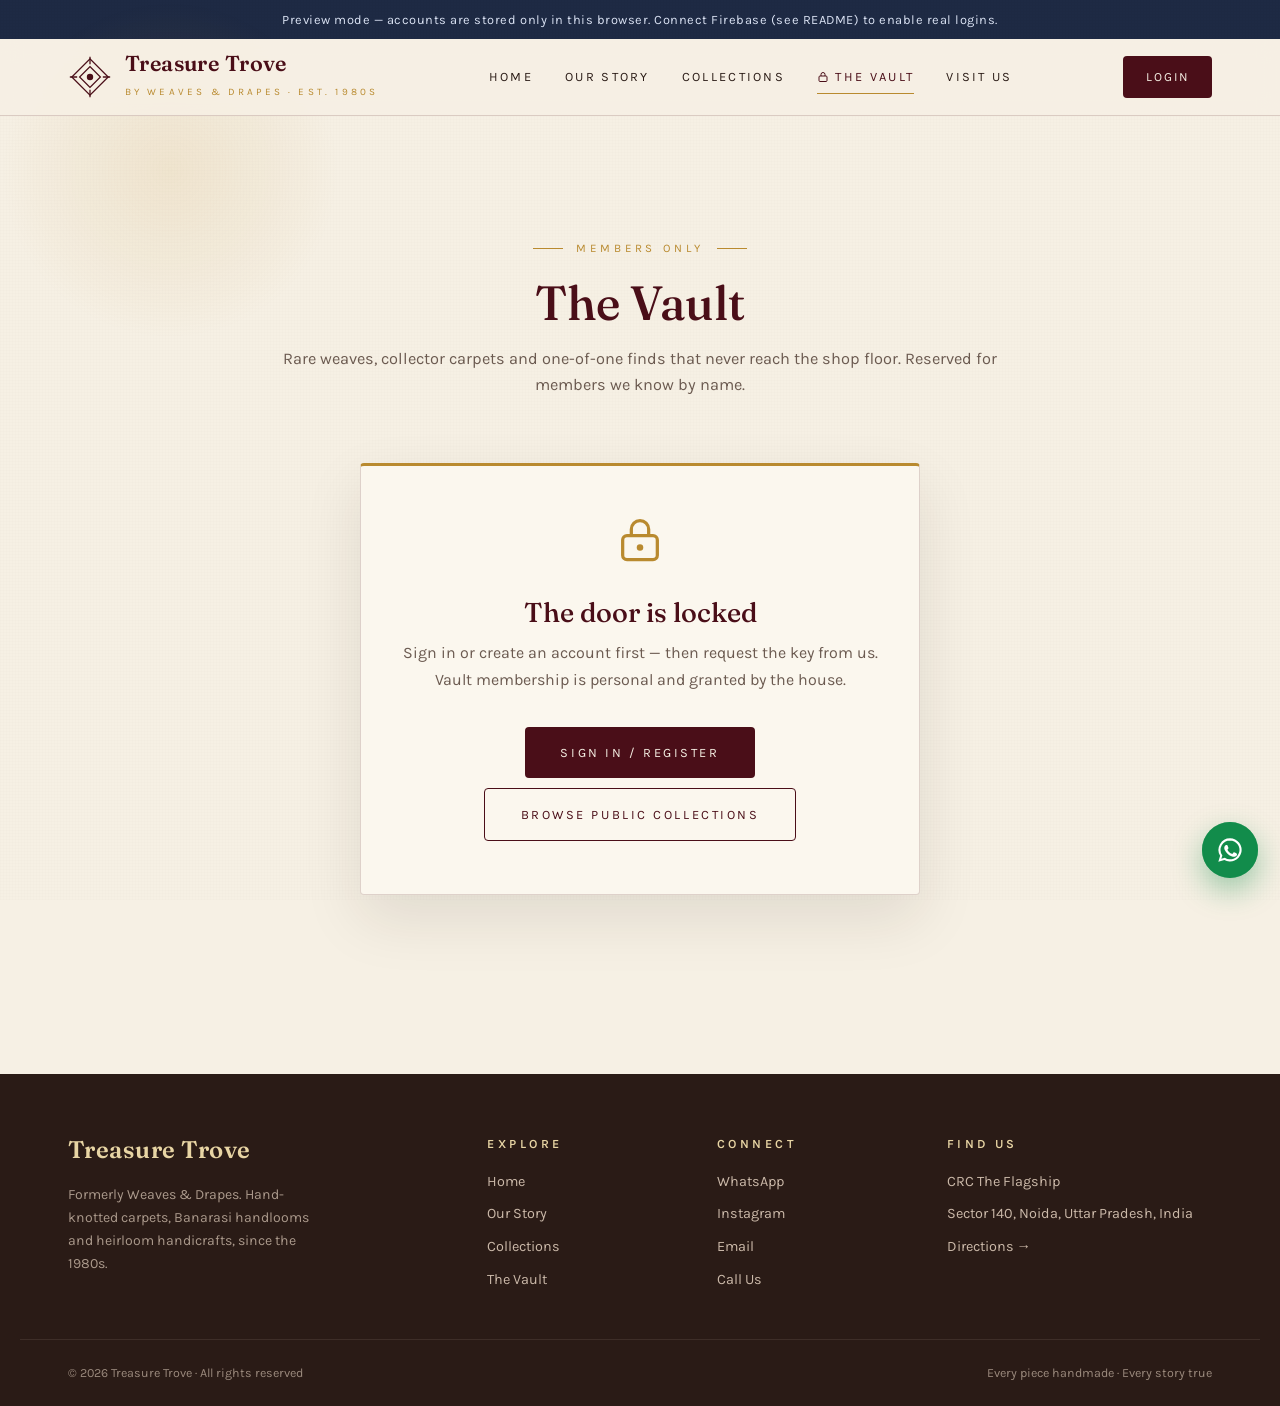
<file: vault.html>
<!DOCTYPE html>
<html lang="en">
<head>
  <meta charset="UTF-8">
  <meta name="viewport" content="width=device-width, initial-scale=1.0">
  <title>The Vault — Treasure Trove | Members-Only Collection</title>
  <meta name="description" content="The Vault at Treasure Trove — rare rangkaat and shikargah weaves, collector carpets and one-of-one finds, available exclusively to approved members.">
  <meta name="robots" content="noindex">
  <link rel="icon" href="data:image/svg+xml,<svg xmlns='http://www.w3.org/2000/svg' viewBox='0 0 100 100'><rect width='100' height='100' rx='14' fill='%234A0E18'/><text x='50' y='68' font-size='52' text-anchor='middle' fill='%23D9B45C' font-family='Georgia'>T</text></svg>">
  <link rel="stylesheet" href="css/style.css">
</head>
<body data-gate="vault">
  <a class="skip-link" href="#main">Skip to content</a>
  <noscript>
    <div style="background:#4A0E18;color:#F6F0E4;text-align:center;padding:.8rem 1rem;font-family:sans-serif;font-size:.9rem">
      Please enable JavaScript to access The Vault. You can always reach us on WhatsApp at +91&nbsp;98017&nbsp;98125.
    </div>
  </noscript>

  <!-- ============ HEADER ============ -->
  <header class="site-header">
    <div class="wrap header-inner">
      <a class="brand" href="index.html" aria-label="Treasure Trove — home">
        <svg class="brand-mark" viewBox="0 0 48 48" fill="none" stroke="currentColor" stroke-width="1.4" aria-hidden="true">
          <rect x="10" y="10" width="28" height="28" transform="rotate(45 24 24)"/>
          <rect x="16" y="16" width="16" height="16" transform="rotate(45 24 24)"/>
          <circle cx="24" cy="24" r="3.5" fill="currentColor" stroke="none"/>
          <path d="M24 2v8M24 38v8M2 24h8M38 24h8"/>
        </svg>
        <span>
          <span class="brand-name" data-cfg="brandName">Treasure Trove</span>
          <span class="brand-sub">by Weaves &amp; Drapes · est. 1980s</span>
        </span>
      </a>
      <nav class="main-nav" id="main-nav" aria-label="Main navigation">
        <a class="nav-link" href="index.html">Home</a>
        <a class="nav-link" href="index.html#story">Our Story</a>
        <a class="nav-link" href="collections.html">Collections</a>
        <a class="nav-link nav-vault-link" href="vault.html">
          <svg viewBox="0 0 24 24" fill="none" stroke="currentColor" stroke-width="2" aria-hidden="true"><rect x="4" y="10" width="16" height="11" rx="2"/><path d="M8 10V7a4 4 0 0 1 8 0v3"/></svg>
          The Vault
        </a>
        <a class="nav-link" href="index.html#visit">Visit Us</a>
      </nav>
      <div style="display:flex;align-items:center;gap:.9rem">
        <span id="auth-area"></span>
        <button class="nav-toggle" aria-expanded="false" aria-controls="main-nav" aria-label="Open menu">
          <span></span><span></span><span></span>
        </button>
      </div>
    </div>
  </header>

  <main id="main">
    <section class="section">
      <div class="wrap">
        <div class="section-head center reveal in">
          <span class="eyebrow">Members Only</span>
          <h2>The Vault</h2>
          <p>
            Rare weaves, collector carpets and one-of-one finds that never reach
            the shop floor. Reserved for members we know by name.
          </p>
        </div>

        <!-- Gate 1: not signed in -->
        <div class="gate" id="vault-gate-login" hidden>
          <svg class="glyph" viewBox="0 0 24 24" fill="none" stroke="currentColor" stroke-width="1.5" aria-hidden="true"><rect x="4" y="10" width="16" height="11" rx="2"/><path d="M8 10V7a4 4 0 0 1 8 0v3"/><circle cx="12" cy="15.5" r="1.5" fill="currentColor" stroke="none"/></svg>
          <h2>The door is locked</h2>
          <p>
            Sign in or create an account first — then request the key from us.
            Vault membership is personal and granted by the house.
          </p>
          <button class="btn btn-primary" onclick="TTAuth.goToLogin()">Sign In / Register</button>
          <a class="btn btn-outline" href="collections.html">Browse Public Collections</a>
        </div>

        <!-- Gate 2: signed in, awaiting owner approval -->
        <div class="gate" id="vault-gate-pending" hidden>
          <svg class="glyph" viewBox="0 0 24 24" fill="none" stroke="currentColor" stroke-width="1.5" aria-hidden="true"><circle cx="12" cy="12" r="9"/><path d="M12 7v5l3 3"/></svg>
          <span class="pill pill-pending">Access Pending</span>
          <h2>You're on the doorstep</h2>
          <p>
            Your account is registered, but the Vault opens only for members we
            approve personally. Send us a message on WhatsApp — once we confirm
            your details, this page unlocks for you.
          </p>
          <a class="btn-whatsapp" href="#" target="_blank" rel="noopener noreferrer" style="display:inline-flex">
            <svg viewBox="0 0 24 24" fill="currentColor" aria-hidden="true" style="width:17px;height:17px"><path d="M12.04 2a9.9 9.9 0 0 0-8.5 14.98L2 22l5.16-1.5A9.9 9.9 0 1 0 12.04 2Zm0 1.8a8.1 8.1 0 1 1-4.12 15.08l-.3-.18-3.06.89.9-2.98-.2-.31A8.1 8.1 0 0 1 12.05 3.8Zm-3.3 3.9c-.18 0-.47.07-.72.34-.24.27-.94.92-.94 2.24 0 1.32.96 2.6 1.1 2.78.13.18 1.86 2.97 4.6 4.05 2.28.9 2.74.72 3.24.67.5-.04 1.6-.65 1.82-1.28.23-.63.23-1.17.16-1.28-.07-.11-.25-.18-.52-.32-.27-.13-1.6-.79-1.85-.88-.25-.09-.43-.13-.61.14-.18.27-.7.88-.86 1.06-.16.18-.32.2-.59.07a7.42 7.42 0 0 1-2.18-1.35 8.2 8.2 0 0 1-1.51-1.88c-.16-.27-.02-.42.12-.55.12-.12.27-.32.4-.48.14-.16.18-.27.27-.45.09-.18.05-.34-.02-.48-.07-.13-.6-1.46-.83-2-.2-.46-.4-.4-.55-.4h-.53Z"/></svg>
            Request Access on WhatsApp
          </a>
        </div>

        <!-- Approved: the collection itself -->
        <div id="vault-content" hidden>
          <p class="center-text" style="margin-bottom:2rem">
            <span class="pill pill-approved">Member Access Granted</span>
          </p>
          <div class="filter-bar" id="vault-filter-bar" role="group" aria-label="Filter by category"></div>
          <div class="product-grid" id="vault-grid"></div>
          <div class="divider-motif mt-2" aria-hidden="true">✦</div>
          <p class="center-text" style="color:var(--ink-soft);max-width:52ch;margin:1.5rem auto 0">
            Vault pieces move quietly and quickly. For a private viewing at the
            store, <a data-cfg-href="whatsapp" href="#" target="_blank" rel="noopener noreferrer" style="color:var(--maroon);text-decoration:underline;text-underline-offset:3px">WhatsApp us</a> a day ahead.
          </p>
        </div>
      </div>
    </section>
  </main>

  <!-- ============ FOOTER ============ -->
  <footer class="site-footer">
    <div class="wrap footer-main">
      <div class="footer-brand">
        <span class="brand-name" data-cfg="brandName">Treasure Trove</span>
        <p>Formerly Weaves &amp; Drapes. Hand-knotted carpets, Banarasi handlooms and heirloom handicrafts, since the 1980s.</p>
      </div>
      <div>
        <h4>Explore</h4>
        <ul>
          <li><a href="index.html">Home</a></li>
          <li><a href="index.html#story">Our Story</a></li>
          <li><a href="collections.html">Collections</a></li>
          <li><a href="vault.html">The Vault</a></li>
        </ul>
      </div>
      <div>
        <h4>Connect</h4>
        <ul>
          <li><a data-cfg-href="whatsapp" href="#" target="_blank" rel="noopener noreferrer">WhatsApp</a></li>
          <li><a data-cfg-href="instagramUrl" href="#" target="_blank" rel="noopener noreferrer">Instagram</a></li>
          <li><a data-cfg-href="mailto" href="#">Email</a></li>
          <li><a data-cfg-href="tel" href="#">Call Us</a></li>
        </ul>
      </div>
      <div>
        <h4>Find Us</h4>
        <ul>
          <li><span data-cfg="addressLine1">CRC The Flagship</span></li>
          <li><span data-cfg="addressLine2">Sector 140, Noida, UP, India</span></li>
          <li><a data-cfg-href="mapsUrl" href="#" target="_blank" rel="noopener noreferrer">Directions →</a></li>
        </ul>
      </div>
    </div>
    <div class="wrap footer-bottom">
      <span>© <span id="year">2026</span> Treasure Trove · All rights reserved</span>
      <span>Every piece handmade · Every story true</span>
    </div>
  </footer>

  <a class="wa-float" data-cfg-href="whatsapp" href="#" target="_blank" rel="noopener noreferrer" aria-label="Chat with us on WhatsApp">
    <svg viewBox="0 0 24 24" fill="currentColor" aria-hidden="true"><path d="M12.04 2a9.9 9.9 0 0 0-8.5 14.98L2 22l5.16-1.5A9.9 9.9 0 1 0 12.04 2Zm0 1.8a8.1 8.1 0 1 1-4.12 15.08l-.3-.18-3.06.89.9-2.98-.2-.31A8.1 8.1 0 0 1 12.05 3.8Zm-3.3 3.9c-.18 0-.47.07-.72.34-.24.27-.94.92-.94 2.24 0 1.32.96 2.6 1.1 2.78.13.18 1.86 2.97 4.6 4.05 2.28.9 2.74.72 3.24.67.5-.04 1.6-.65 1.82-1.28.23-.63.23-1.17.16-1.28-.07-.11-.25-.18-.52-.32-.27-.13-1.6-.79-1.85-.88-.25-.09-.43-.13-.61.14-.18.27-.7.88-.86 1.06-.16.18-.32.2-.59.07a7.42 7.42 0 0 1-2.18-1.35 8.2 8.2 0 0 1-1.51-1.88c-.16-.27-.02-.42.12-.55.12-.12.27-.32.4-.48.14-.16.18-.27.27-.45.09-.18.05-.34-.02-.48-.07-.13-.6-1.46-.83-2-.2-.46-.4-.4-.55-.4h-.53Z"/></svg>
  </a>

  <script src="js/config.js"></script>
  <script src="data/products.js"></script>
  <script src="js/auth.js"></script>
  <script src="js/main.js"></script>
  <script src="js/products.js"></script>
  <script src="js/motion.js"></script>
</body>
</html>
</file>
<file: css/style.css>
/* ============================================================
   TREASURE TROVE — DESIGN SYSTEM
   A Banarasi-heritage aesthetic: ivory silk ground, deep
   maroon, real-zari gold, indigo. Serif voice, woven details.
   ============================================================ */

@import url('https://fonts.googleapis.com/css2?family=Fraunces:ital,opsz,wght@0,9..144,300;0,9..144,400;0,9..144,500;0,9..144,600;1,9..144,400;1,9..144,500&family=Karla:wght@300;400;500;600;700&family=Tiro+Devanagari+Hindi&display=swap');

:root {
  /* palette */
  --ivory:      #F6F0E4;
  --ivory-deep: #EFE6D3;
  --paper:      #FBF7EE;
  --maroon:     #4A0E18;
  --maroon-2:   #6E1523;
  --maroon-3:   #8C2233;
  --gold:       #B98A2F;
  --gold-2:     #D9B45C;
  --gold-soft:  #E8D5A4;
  --indigo:     #1E2A44;
  --ink:        #2A1B16;
  --ink-soft:   #6B5A50;
  --line:       rgba(74, 14, 24, .16);

  /* type */
  --serif: "Fraunces", "Cormorant Garamond", Georgia, serif;
  --sans:  "Karla", "Segoe UI", sans-serif;
  --hindi: "Tiro Devanagari Hindi", serif;

  /* rhythm */
  --max: 1240px;
  --pad: clamp(1.25rem, 4vw, 3rem);
  --radius: 4px;
  --ease: cubic-bezier(.22, .8, .3, 1);
}

/* ---------- reset ---------- */
*, *::before, *::after { box-sizing: border-box; margin: 0; padding: 0; }
html { scroll-behavior: smooth; }
body {
  font-family: var(--sans);
  font-size: 16px;
  line-height: 1.65;
  color: var(--ink);
  background: var(--ivory);
  -webkit-font-smoothing: antialiased;
  overflow-x: hidden;
}
img { max-width: 100%; display: block; }
a { color: inherit; text-decoration: none; }
button { font: inherit; cursor: pointer; border: none; background: none; }
::selection { background: var(--maroon); color: var(--gold-soft); }

h1, h2, h3, h4 { font-family: var(--serif); font-weight: 500; line-height: 1.12; color: var(--maroon); }

/* woven paper texture over the whole page */
body::before {
  content: "";
  position: fixed; inset: 0;
  pointer-events: none; z-index: 1;
  opacity: .35;
  background-image:
    repeating-linear-gradient(0deg,  rgba(74,14,24,.022) 0 1px, transparent 1px 3px),
    repeating-linear-gradient(90deg, rgba(74,14,24,.022) 0 1px, transparent 1px 3px);
}

.wrap { max-width: var(--max); margin: 0 auto; padding-inline: var(--pad); position: relative; z-index: 2; }

/* ---------- accessibility ---------- */
.skip-link {
  position: absolute; left: -999px; top: 0; z-index: 200;
  background: var(--maroon); color: var(--ivory); padding: .6rem 1rem;
}
.skip-link:focus { left: 0; }
:focus-visible { outline: 2px solid var(--gold); outline-offset: 3px; }

@media (prefers-reduced-motion: reduce) {
  *, *::before, *::after { animation-duration: .01ms !important; transition-duration: .01ms !important; }
  html { scroll-behavior: auto; }
}

/* ============================================================
   HEADER / NAV
   ============================================================ */
.site-header {
  position: sticky; top: 0; z-index: 100;
  background: color-mix(in srgb, var(--ivory) 88%, transparent);
  backdrop-filter: blur(10px);
  border-bottom: 1px solid var(--line);
  transition: box-shadow .3s var(--ease);
}
.site-header.scrolled { box-shadow: 0 4px 24px rgba(42,27,22,.08); }

.header-inner {
  display: flex; align-items: center; justify-content: space-between;
  gap: 1.5rem; padding-block: .9rem;
}
.brand { display: flex; align-items: center; gap: .8rem; }
.brand-mark {
  width: 44px; height: 44px; flex: none;
  color: var(--maroon);
  transition: transform .6s var(--ease);
}
.brand:hover .brand-mark { transform: rotate(90deg); }
.brand-name {
  font-family: var(--serif); font-size: 1.35rem; font-weight: 600;
  color: var(--maroon); letter-spacing: .02em; line-height: 1;
}
.brand-sub {
  display: block; font-family: var(--sans); font-size: .62rem;
  letter-spacing: .32em; text-transform: uppercase; color: var(--gold);
  margin-top: .3rem;
}

.main-nav { display: flex; align-items: center; gap: 2rem; }
.main-nav a.nav-link {
  font-size: .8rem; letter-spacing: .18em; text-transform: uppercase;
  color: var(--ink); position: relative; padding-block: .4rem;
}
.main-nav a.nav-link::after {
  content: ""; position: absolute; left: 0; bottom: 0;
  width: 100%; height: 1px; background: var(--gold);
  transform: scaleX(0); transform-origin: right;
  transition: transform .35s var(--ease);
}
.main-nav a.nav-link:hover::after,
.main-nav a.nav-link[aria-current="page"]::after { transform: scaleX(1); transform-origin: left; }
.main-nav a.nav-link[aria-current="page"] { color: var(--maroon); }

.nav-vault-link { display: inline-flex; align-items: center; gap: .4rem; }
.nav-vault-link svg { width: 12px; height: 12px; }

.btn-auth {
  font-size: .78rem; letter-spacing: .16em; text-transform: uppercase;
  color: var(--ivory); background: var(--maroon);
  padding: .65rem 1.4rem; border-radius: var(--radius);
  transition: background .3s, transform .2s;
}
.btn-auth:hover { background: var(--maroon-2); transform: translateY(-1px); }

.user-chip {
  display: inline-flex; align-items: center; gap: .55rem;
  font-size: .8rem; color: var(--maroon);
  border: 1px solid var(--line); border-radius: 999px;
  padding: .35rem .9rem .35rem .4rem; background: var(--paper);
}
.user-chip .avatar {
  width: 26px; height: 26px; border-radius: 50%;
  background: var(--maroon); color: var(--gold-soft);
  display: grid; place-items: center;
  font-family: var(--serif); font-size: .85rem;
}
.user-chip button { color: var(--ink-soft); font-size: .72rem; letter-spacing: .08em; text-transform: uppercase; }
.user-chip button:hover { color: var(--maroon); }

/* mobile nav */
/* compact header on small phones: everything must fit one row */
@media (max-width: 600px) {
  .header-inner { gap: .7rem; }
  .brand { gap: .55rem; min-width: 0; }
  .brand-name { font-size: 1.05rem; white-space: nowrap; }
  .brand-sub { display: none; } /* still shown in hero, story & footer */
  .brand-mark { width: 34px; height: 34px; }
  .btn-auth { padding: .55rem 1rem; font-size: .72rem; letter-spacing: .12em; }
  .user-chip { padding-right: .7rem; }
  .user-chip > span:not(.avatar) { display: none; } /* avatar + logout only */
}

.nav-toggle { display: none; flex-direction: column; gap: 5px; padding: .5rem; }
.nav-toggle span { width: 24px; height: 2px; background: var(--maroon); transition: .3s var(--ease); }
.nav-toggle[aria-expanded="true"] span:nth-child(1) { transform: translateY(7px) rotate(45deg); }
.nav-toggle[aria-expanded="true"] span:nth-child(2) { opacity: 0; }
.nav-toggle[aria-expanded="true"] span:nth-child(3) { transform: translateY(-7px) rotate(-45deg); }

@media (max-width: 900px) {
  .nav-toggle { display: flex; }
  .main-nav {
    position: fixed; inset: 0; top: 0; z-index: -1;
    flex-direction: column; justify-content: center; gap: 2.2rem;
    background: var(--ivory);
    opacity: 0; pointer-events: none; transition: opacity .35s var(--ease);
  }
  .main-nav.open { opacity: 1; pointer-events: auto; z-index: 99; }
  .main-nav a.nav-link { font-size: 1.05rem; }
}

/* ============================================================
   HERO
   ============================================================ */
.hero {
  position: relative; overflow: hidden;
  min-height: min(92vh, 880px);
  display: grid; place-items: center; text-align: center;
  background:
    radial-gradient(ellipse 90% 60% at 50% 110%, rgba(185,138,47,.18), transparent 60%),
    linear-gradient(180deg, var(--ivory) 0%, var(--ivory-deep) 100%);
}

/* animated warp threads */
.hero-threads { position: absolute; inset: 0; pointer-events: none; }
.hero-threads i {
  position: absolute; top: -10%; bottom: -10%;
  width: 1px;
  background: linear-gradient(180deg, transparent, var(--gold) 35%, var(--maroon-3) 65%, transparent);
  opacity: .16;
  animation: thread-sway 9s ease-in-out infinite;
}
.hero-threads i:nth-child(1)  { left: 8%;  animation-delay: -1s; }
.hero-threads i:nth-child(2)  { left: 16%; animation-delay: -3s; opacity: .1; }
.hero-threads i:nth-child(3)  { left: 24%; animation-delay: -5s; }
.hero-threads i:nth-child(4)  { left: 33%; animation-delay: -2s; opacity: .09; }
.hero-threads i:nth-child(5)  { left: 45%; animation-delay: -6s; }
.hero-threads i:nth-child(6)  { left: 57%; animation-delay: -4s; opacity: .1; }
.hero-threads i:nth-child(7)  { left: 68%; animation-delay: -7s; }
.hero-threads i:nth-child(8)  { left: 77%; animation-delay: -2.5s; opacity: .09; }
.hero-threads i:nth-child(9)  { left: 86%; animation-delay: -5.5s; }
.hero-threads i:nth-child(10) { left: 93%; animation-delay: -1.5s; opacity: .12; }
@keyframes thread-sway {
  0%, 100% { transform: translateX(0) skewX(0deg); }
  50%      { transform: translateX(14px) skewX(1.2deg); }
}

.hero-inner { padding-block: 7rem 5rem; max-width: 60rem; }
.hero-eyebrow {
  display: inline-flex; align-items: center; gap: 1rem;
  font-size: .75rem; letter-spacing: .38em; text-transform: uppercase;
  color: var(--gold); margin-bottom: 2rem;
}
.hero-eyebrow::before, .hero-eyebrow::after {
  content: ""; width: 44px; height: 1px; background: var(--gold);
}
.hero h1 {
  font-size: clamp(2.8rem, 7.5vw, 5.6rem);
  font-weight: 400; letter-spacing: .01em;
  color: var(--maroon);
}
.hero h1 em { font-style: italic; font-weight: 400; color: var(--maroon-3); }
.hero .hindi-accent {
  font-family: var(--hindi); display: block;
  font-size: clamp(1.1rem, 2.4vw, 1.6rem);
  color: var(--gold); margin-top: 1.2rem; letter-spacing: .1em;
}
.hero-lede {
  max-width: 44ch; margin: 1.8rem auto 2.6rem;
  font-size: clamp(1rem, 1.6vw, 1.15rem); color: var(--ink-soft);
}
.hero-ctas { display: flex; gap: 1rem; justify-content: center; flex-wrap: wrap; }

.hero-scroll-hint {
  position: absolute; bottom: 2rem; left: 50%; transform: translateX(-50%);
  font-size: .68rem; letter-spacing: .3em; text-transform: uppercase; color: var(--ink-soft);
  display: flex; flex-direction: column; align-items: center; gap: .6rem;
}
.hero-scroll-hint::after {
  content: ""; width: 1px; height: 38px;
  background: linear-gradient(var(--gold), transparent);
  animation: hint-drop 2.2s ease-in-out infinite;
}
@keyframes hint-drop { 0% { transform: scaleY(0); transform-origin: top; } 55% { transform: scaleY(1); } 100% { transform: scaleY(0); transform-origin: bottom; } }

/* hero entrance */
.hero-inner > * { opacity: 0; transform: translateY(26px); animation: rise .9s var(--ease) forwards; }
.hero-inner > *:nth-child(2) { animation-delay: .15s; }
.hero-inner > *:nth-child(3) { animation-delay: .3s; }
.hero-inner > *:nth-child(4) { animation-delay: .45s; }
@keyframes rise { to { opacity: 1; transform: none; } }

/* ---------- buttons ---------- */
.btn {
  display: inline-flex; align-items: center; gap: .6rem;
  padding: .95rem 2.2rem; border-radius: var(--radius);
  font-size: .8rem; letter-spacing: .2em; text-transform: uppercase;
  transition: all .3s var(--ease); position: relative; overflow: hidden;
}
.btn-primary { background: var(--maroon); color: var(--ivory); }
.btn-primary::after {
  content: ""; position: absolute; inset: 0;
  background: linear-gradient(105deg, transparent 40%, rgba(233,213,164,.35) 50%, transparent 60%);
  transform: translateX(-110%); transition: transform .7s var(--ease);
}
.btn-primary:hover::after { transform: translateX(110%); }
.btn-primary:hover { background: var(--maroon-2); box-shadow: 0 10px 26px rgba(74,14,24,.28); transform: translateY(-2px); }
.btn-outline { border: 1px solid var(--maroon); color: var(--maroon); }
.btn-outline:hover { background: var(--maroon); color: var(--ivory); transform: translateY(-2px); }
.btn-gold { background: var(--gold); color: #fff; }
.btn-gold:hover { background: var(--gold-2); color: var(--maroon); }

.btn-whatsapp {
  display: inline-flex; align-items: center; justify-content: center; gap: .55rem;
  background: #128C4B; color: #fff;
  padding: .75rem 1.3rem; border-radius: var(--radius);
  font-size: .78rem; letter-spacing: .1em; text-transform: uppercase; font-weight: 600;
  transition: all .25s var(--ease);
}
.btn-whatsapp:hover { background: #0E7A40; transform: translateY(-2px); box-shadow: 0 8px 20px rgba(18,140,75,.3); }
.btn-whatsapp svg { width: 17px; height: 17px; flex: none; }

/* ============================================================
   MARQUEE STRIP
   ============================================================ */
.marquee {
  background: var(--maroon); color: var(--gold-soft);
  overflow: hidden; padding-block: .85rem;
  border-block: 1px solid var(--gold);
}
.marquee-track {
  display: flex; gap: 3.5rem; width: max-content;
  animation: marquee 36s linear infinite;
}
.marquee:hover .marquee-track { animation-play-state: paused; }
.marquee-track span {
  font-size: .74rem; letter-spacing: .3em; text-transform: uppercase;
  display: inline-flex; align-items: center; gap: 3.5rem; white-space: nowrap;
}
.marquee-track span::after { content: "✦"; color: var(--gold); font-size: .8rem; }
@keyframes marquee { to { transform: translateX(-50%); } }

/* ============================================================
   SECTIONS
   ============================================================ */
.section { padding-block: clamp(4.5rem, 9vw, 7.5rem); position: relative; }
.section-alt { background: var(--paper); border-block: 1px solid var(--line); }
.section-dark { background: var(--maroon); color: var(--ivory); }
.section-dark h2, .section-dark h3 { color: var(--gold-soft); }

.section-head { max-width: 46rem; margin-bottom: clamp(2.5rem, 5vw, 4rem); }
.section-head.center { margin-inline: auto; text-align: center; }
.eyebrow {
  font-size: .72rem; letter-spacing: .34em; text-transform: uppercase;
  color: var(--gold); display: inline-flex; align-items: center; gap: .8rem;
  margin-bottom: 1.1rem;
}
.eyebrow::before { content: ""; width: 30px; height: 1px; background: var(--gold); }
.center .eyebrow::after { content: ""; width: 30px; height: 1px; background: var(--gold); }
.section-head h2 { font-size: clamp(1.9rem, 4.5vw, 3rem); margin-bottom: 1rem; }
.section-head p { color: var(--ink-soft); font-size: 1.02rem; }
.section-dark .section-head p { color: var(--gold-soft); opacity: .85; }

/* scroll reveal */
.reveal { opacity: 0; transform: translateY(34px); transition: opacity .8s var(--ease), transform .8s var(--ease); }
.reveal.in { opacity: 1; transform: none; }
.reveal-d1 { transition-delay: .1s; } .reveal-d2 { transition-delay: .2s; } .reveal-d3 { transition-delay: .3s; }

/* ============================================================
   STORY (home)
   ============================================================ */
.story-grid { display: grid; grid-template-columns: 1.05fr .95fr; gap: clamp(2.5rem, 6vw, 5.5rem); align-items: center; }
@media (max-width: 860px) { .story-grid { grid-template-columns: 1fr; } }

.story-copy p { color: var(--ink-soft); margin-bottom: 1.2rem; max-width: 55ch; }
.story-copy p strong { color: var(--maroon); font-weight: 600; }
.story-copy .drop::first-letter {
  font-family: var(--serif); font-size: 3.4em; line-height: .82;
  float: left; padding-right: .12em; color: var(--maroon); font-weight: 500;
}

.story-visual { position: relative; }
.story-frame {
  aspect-ratio: 4 / 5; border-radius: var(--radius);
  border: 1px solid var(--gold);
  padding: 14px; position: relative;
}
.story-frame-inner {
  width: 100%; height: 100%; overflow: hidden; border-radius: 2px;
  background: var(--maroon);
  display: grid; place-items: center; position: relative;
}
.story-frame-inner svg { width: 78%; height: auto; opacity: .95; }
.story-frame::before, .story-frame::after {
  content: "✦"; position: absolute; color: var(--gold); font-size: .9rem;
}
.story-frame::before { top: -0.55rem; left: -0.4rem; background: var(--ivory); padding: 0 .3rem; }
.story-frame::after  { bottom: -0.55rem; right: -0.4rem; background: var(--ivory); padding: 0 .3rem; }
.story-stat {
  position: absolute; bottom: 2rem; left: -1.6rem;
  background: var(--paper); border: 1px solid var(--line); border-left: 3px solid var(--gold);
  padding: 1.1rem 1.5rem; box-shadow: 0 16px 40px rgba(42,27,22,.14);
  max-width: 240px;
}
.story-stat b { font-family: var(--serif); font-size: 1.9rem; color: var(--maroon); display: block; line-height: 1.1; }
.story-stat small { color: var(--ink-soft); font-size: .8rem; letter-spacing: .06em; }
@media (max-width: 860px) { .story-stat { left: 1rem; } }

/* ============================================================
   TIMELINE (heritage)
   ============================================================ */
.timeline { position: relative; margin-top: 1rem; }
.timeline::before {
  content: ""; position: absolute; left: 0; right: 0; top: 9px;
  height: 1px; background: linear-gradient(90deg, transparent, var(--gold) 8%, var(--gold) 92%, transparent);
}
.timeline-track {
  display: grid; grid-auto-flow: column; grid-auto-columns: minmax(240px, 1fr);
  gap: 2rem; overflow-x: auto; padding-block: 0 1.5rem;
  scroll-snap-type: x mandatory; scrollbar-width: thin; scrollbar-color: var(--gold) transparent;
}
.timeline-item { scroll-snap-align: start; position: relative; padding-top: 2.2rem; }
.timeline-item::before {
  content: ""; position: absolute; top: 3px; left: 2px;
  width: 13px; height: 13px; border-radius: 50%;
  background: var(--ivory); border: 2px solid var(--gold);
  transition: background .3s;
}
.timeline-item:hover::before { background: var(--gold); }
.timeline-item .year { font-family: var(--serif); font-size: 1.6rem; color: var(--gold); font-style: italic; }
.timeline-item h3 { font-size: 1.12rem; margin: .4rem 0 .5rem; color: var(--gold-soft); }
.timeline-item p { font-size: .92rem; opacity: .8; }

/* ============================================================
   CRAFT PILLARS
   ============================================================ */
.pillars { display: grid; grid-template-columns: repeat(3, 1fr); gap: 1.5rem; }
@media (max-width: 860px) { .pillars { grid-template-columns: 1fr; } }
.pillar {
  background: var(--paper); border: 1px solid var(--line);
  padding: 2.4rem 2rem; border-radius: var(--radius);
  transition: transform .4s var(--ease), box-shadow .4s var(--ease), border-color .4s;
  position: relative; overflow: hidden;
}
.pillar::before {
  content: ""; position: absolute; top: 0; left: 0; right: 0; height: 3px;
  background: linear-gradient(90deg, var(--gold), var(--maroon-3));
  transform: scaleX(0); transform-origin: left; transition: transform .5s var(--ease);
}
.pillar:hover { transform: translateY(-6px); box-shadow: 0 22px 46px rgba(42,27,22,.12); border-color: var(--gold); }
.pillar:hover::before { transform: scaleX(1); }
.pillar .glyph { width: 46px; height: 46px; color: var(--gold); margin-bottom: 1.3rem; }
.pillar h3 { font-size: 1.25rem; margin-bottom: .6rem; }
.pillar p { color: var(--ink-soft); font-size: .95rem; }

/* ============================================================
   PRODUCT GRID
   ============================================================ */
.filter-bar {
  display: flex; flex-wrap: wrap; gap: .6rem; align-items: center;
  margin-bottom: 2.6rem;
}
.chip {
  font-size: .76rem; letter-spacing: .14em; text-transform: uppercase;
  padding: .55rem 1.2rem; border-radius: 999px;
  border: 1px solid var(--line); color: var(--ink-soft); background: transparent;
  transition: all .25s var(--ease);
}
.chip:hover { border-color: var(--gold); color: var(--maroon); }
.chip.active { background: var(--maroon); border-color: var(--maroon); color: var(--ivory); }

.product-grid {
  display: grid; grid-template-columns: repeat(auto-fill, minmax(280px, 1fr));
  gap: 2rem;
}
.product-card {
  background: var(--paper); border: 1px solid var(--line); border-radius: var(--radius);
  overflow: hidden; display: flex; flex-direction: column;
  /* --rx/--ry are driven by the pointer (js/motion.js) for a 3D tilt */
  transform: perspective(1100px) rotateX(var(--rx, 0deg)) rotateY(var(--ry, 0deg)) translateY(var(--ty, 0px));
  transition: transform .35s var(--ease), box-shadow .45s var(--ease);
}
.product-card:hover { --ty: -7px; box-shadow: 0 26px 52px rgba(42,27,22,.16); }

.product-media {
  aspect-ratio: 4 / 5; position: relative; overflow: hidden; cursor: zoom-in;
  background: var(--ivory-deep);
}
.product-media img, .product-media svg.ph {
  width: 100%; height: 100%; object-fit: cover;
  transition: transform 1.1s var(--ease);
}
.product-card:hover .product-media img,
.product-card:hover .product-media svg.ph { transform: scale(1.06); }
.product-media .badge {
  position: absolute; top: .9rem; left: .9rem; z-index: 2;
  font-size: .62rem; letter-spacing: .22em; text-transform: uppercase;
  background: var(--maroon); color: var(--gold-soft);
  padding: .35rem .8rem; border-radius: 2px;
}
.product-media .badge.gold { background: var(--gold); color: #fff; }

.product-body { padding: 1.4rem 1.4rem 1.5rem; display: flex; flex-direction: column; gap: .45rem; flex: 1; }
.product-cat { font-size: .68rem; letter-spacing: .26em; text-transform: uppercase; color: var(--gold); }
.product-name { font-family: var(--serif); font-size: 1.18rem; color: var(--maroon); font-weight: 500; }
.product-size { font-size: .8rem; color: var(--ink-soft); letter-spacing: .04em; }
.product-desc { font-size: .88rem; color: var(--ink-soft); margin-top: .2rem; flex: 1; }
.product-foot {
  display: flex; align-items: center; justify-content: space-between; gap: .8rem;
  margin-top: 1.1rem; padding-top: 1.1rem; border-top: 1px dashed var(--line);
}
.product-price { font-family: var(--serif); font-size: 1.08rem; color: var(--maroon); font-weight: 600; }
.product-price small { display: block; font-family: var(--sans); font-size: .62rem; letter-spacing: .18em; text-transform: uppercase; color: var(--ink-soft); font-weight: 400; }

.grid-empty {
  grid-column: 1 / -1; text-align: center; padding: 4rem 1rem; color: var(--ink-soft);
  border: 1px dashed var(--line); border-radius: var(--radius);
}

/* ============================================================
   LIGHTBOX
   ============================================================ */
.lightbox {
  position: fixed; inset: 0; z-index: 300;
  background: rgba(42, 27, 22, .82); backdrop-filter: blur(6px);
  display: grid; place-items: center; padding: 1.5rem;
  opacity: 0; pointer-events: none; transition: opacity .3s var(--ease);
}
.lightbox.open { opacity: 1; pointer-events: auto; }
.lightbox-inner {
  background: var(--paper); border-radius: var(--radius); overflow: hidden;
  max-width: 900px; width: 100%; max-height: 90vh; overflow-y: auto;
  display: grid; grid-template-columns: 1fr 1fr;
  transform: translateY(20px) scale(.98); transition: transform .35s var(--ease);
}
.lightbox.open .lightbox-inner { transform: none; }
@media (max-width: 760px) { .lightbox-inner { grid-template-columns: 1fr; } }
.lightbox-media { background: var(--ivory-deep); min-height: 320px; }
.lightbox-media img, .lightbox-media svg.ph { width: 100%; height: 100%; object-fit: cover; }
.lightbox-body { padding: 2.2rem; display: flex; flex-direction: column; gap: .7rem; }
.lightbox-body .ref { font-size: .7rem; letter-spacing: .2em; color: var(--ink-soft); text-transform: uppercase; }
.lightbox-close {
  position: absolute; top: 1.2rem; right: 1.4rem; z-index: 2;
  width: 42px; height: 42px; border-radius: 50%;
  background: var(--paper); color: var(--maroon);
  font-size: 1.3rem; line-height: 1;
  display: grid; place-items: center;
  transition: transform .3s var(--ease);
}
.lightbox-close:hover { transform: rotate(90deg); }

/* ============================================================
   VAULT TEASER + GATES
   ============================================================ */
.vault-teaser {
  position: relative; overflow: hidden;
  background:
    radial-gradient(ellipse 70% 90% at 85% 20%, rgba(217,180,92,.14), transparent 55%),
    var(--maroon);
  color: var(--ivory);
  border-radius: var(--radius);
  padding: clamp(2.5rem, 6vw, 4.5rem);
  display: grid; grid-template-columns: 1.2fr .8fr; gap: 2.5rem; align-items: center;
}
@media (max-width: 820px) { .vault-teaser { grid-template-columns: 1fr; } }
.vault-teaser h2 { color: var(--gold-soft); font-size: clamp(1.8rem, 4vw, 2.6rem); margin-bottom: 1rem; }
.vault-teaser p { opacity: .85; max-width: 50ch; margin-bottom: 1.8rem; }
.vault-motif { display: grid; place-items: center; }
.vault-motif svg { width: min(240px, 60vw); color: var(--gold); opacity: .9; animation: slow-spin 40s linear infinite; }
@keyframes slow-spin { to { transform: rotate(360deg); } }

.gate {
  max-width: 560px; margin: 4rem auto; text-align: center;
  background: var(--paper); border: 1px solid var(--line); border-top: 3px solid var(--gold);
  border-radius: var(--radius); padding: 3rem 2.5rem;
  box-shadow: 0 24px 60px rgba(42,27,22,.1);
}
.gate .glyph { width: 52px; height: 52px; color: var(--gold); margin: 0 auto 1.4rem; }
.gate h2 { font-size: 1.7rem; margin-bottom: .8rem; }
.gate p { color: var(--ink-soft); margin-bottom: 1.8rem; }
.gate .btn { margin-inline: .3rem; margin-block: .3rem; }

/* status pills (pending / approved) */
.pill {
  display: inline-flex; align-items: center; gap: .5rem;
  font-size: .72rem; letter-spacing: .16em; text-transform: uppercase;
  padding: .45rem 1.1rem; border-radius: 999px; margin-bottom: 1.4rem;
}
.pill::before { content: ""; width: 7px; height: 7px; border-radius: 50%; background: currentColor; }
.pill-pending { background: rgba(185,138,47,.14); color: var(--gold); }
.pill-approved { background: rgba(18,140,75,.12); color: #128C4B; }

/* ============================================================
   AUTH PAGE
   ============================================================ */
.auth-layout {
  min-height: calc(100vh - 76px);
  display: grid; grid-template-columns: minmax(0, 520px) 1fr;
}
@media (max-width: 900px) { .auth-layout { grid-template-columns: 1fr; } }

.auth-panel { padding: clamp(2rem, 5vw, 4rem); display: flex; flex-direction: column; justify-content: center; }
.auth-panel h1 { font-size: clamp(1.9rem, 4vw, 2.5rem); margin-bottom: .6rem; }
.auth-panel > p { color: var(--ink-soft); margin-bottom: 2.2rem; max-width: 42ch; }

.auth-side {
  position: relative; overflow: hidden; background: var(--maroon);
  display: grid; place-items: center; color: var(--gold-soft); padding: 3rem;
}
@media (max-width: 900px) { .auth-side { display: none; } }
.auth-side blockquote { max-width: 34ch; text-align: center; position: relative; z-index: 2; }
.auth-side blockquote p { font-family: var(--serif); font-size: 1.5rem; font-style: italic; line-height: 1.5; }
.auth-side blockquote footer { margin-top: 1.4rem; font-size: .74rem; letter-spacing: .3em; text-transform: uppercase; color: var(--gold); }
.auth-side .motif-bg { position: absolute; inset: -20%; opacity: .07; color: var(--gold-soft); }

.auth-tabs { display: flex; border-bottom: 1px solid var(--line); margin-bottom: 2rem; }
.auth-tabs button {
  flex: 1; padding: .9rem; font-size: .8rem; letter-spacing: .2em; text-transform: uppercase;
  color: var(--ink-soft); border-bottom: 2px solid transparent; margin-bottom: -1px;
  transition: all .25s;
}
.auth-tabs button.active { color: var(--maroon); border-bottom-color: var(--gold); }

.field { margin-bottom: 1.3rem; text-align: left; }
.field label { display: block; font-size: .72rem; letter-spacing: .18em; text-transform: uppercase; color: var(--ink-soft); margin-bottom: .45rem; }
.field input {
  width: 100%; padding: .9rem 1.1rem;
  background: var(--paper); border: 1px solid var(--line); border-radius: var(--radius);
  font: inherit; color: var(--ink);
  transition: border-color .25s, box-shadow .25s;
}
.field input:focus { outline: none; border-color: var(--gold); box-shadow: 0 0 0 3px rgba(185,138,47,.14); }
.field input[aria-invalid="true"] { border-color: var(--maroon-3); }
.field .hint { font-size: .76rem; color: var(--ink-soft); margin-top: .35rem; }
.field .error { font-size: .78rem; color: var(--maroon-3); margin-top: .35rem; display: none; }
.field.invalid .error { display: block; }

.form-msg { border-radius: var(--radius); padding: .9rem 1.1rem; font-size: .88rem; margin-bottom: 1.2rem; display: none; }
.form-msg.show { display: block; }
.form-msg.error { background: rgba(140,34,51,.09); color: var(--maroon-3); border: 1px solid rgba(140,34,51,.25); }
.form-msg.success { background: rgba(18,140,75,.09); color: #0E7A40; border: 1px solid rgba(18,140,75,.25); }
.form-msg.info { background: rgba(30,42,68,.07); color: var(--indigo); border: 1px solid rgba(30,42,68,.2); }

.auth-form .btn { width: 100%; justify-content: center; }
.auth-alt { text-align: center; margin-top: 1.4rem; font-size: .85rem; color: var(--ink-soft); }
.auth-alt button { color: var(--maroon); text-decoration: underline; text-underline-offset: 3px; }

.demo-banner {
  background: var(--indigo); color: #DCE4F5;
  font-size: .8rem; text-align: center; padding: .55rem 1rem;
  letter-spacing: .04em;
}
.demo-banner a { color: #fff; text-decoration: underline; }

/* ============================================================
   VISIT / CONTACT
   ============================================================ */
.visit-grid { display: grid; grid-template-columns: 1fr 1fr; gap: clamp(2rem, 5vw, 4rem); align-items: start; }
@media (max-width: 820px) { .visit-grid { grid-template-columns: 1fr; } }
.visit-list { display: grid; gap: 1.4rem; }
.visit-item { display: flex; gap: 1.1rem; align-items: flex-start; }
.visit-item .glyph { width: 40px; height: 40px; flex: none; color: var(--gold); border: 1px solid var(--line); border-radius: 50%; padding: 9px; background: var(--paper); }
.visit-item h3 { font-size: 1rem; margin-bottom: .15rem; }
.visit-item p, .visit-item a { color: var(--ink-soft); font-size: .93rem; }
.visit-item a:hover { color: var(--maroon); text-decoration: underline; text-underline-offset: 3px; }

.hours-card {
  background: var(--maroon); color: var(--ivory); border-radius: var(--radius);
  padding: 2.4rem; position: relative; overflow: hidden;
}
.hours-card h3 { color: var(--gold-soft); font-size: 1.3rem; margin-bottom: 1.2rem; }
.hours-card table { width: 100%; border-collapse: collapse; font-size: .92rem; }
.hours-card td { padding: .5rem 0; border-bottom: 1px dashed rgba(232,213,164,.25); }
.hours-card td:last-child { text-align: right; color: var(--gold-soft); }
.hours-card .note { margin-top: 1.2rem; font-size: .8rem; opacity: .75; }

/* ============================================================
   FOOTER
   ============================================================ */
.site-footer { background: var(--ink); color: #CBB9A9; }
.footer-main {
  display: grid; grid-template-columns: 2fr 1fr 1fr 1.4fr; gap: 2.5rem;
  padding-block: 4rem 3rem;
}
@media (max-width: 900px) { .footer-main { grid-template-columns: 1fr 1fr; } }
@media (max-width: 560px) { .footer-main { grid-template-columns: 1fr; } }
.footer-brand .brand-name { color: var(--gold-soft); font-size: 1.5rem; }
.footer-brand p { font-size: .88rem; margin-top: 1rem; max-width: 32ch; opacity: .8; }
.site-footer h4 { color: var(--gold-soft); font-size: .78rem; letter-spacing: .28em; text-transform: uppercase; margin-bottom: 1.1rem; font-family: var(--sans); font-weight: 600; }
.site-footer ul { list-style: none; display: grid; gap: .55rem; font-size: .9rem; }
.site-footer ul a:hover { color: var(--gold-2); }
.footer-bottom {
  border-top: 1px solid rgba(203,185,169,.18);
  padding-block: 1.4rem; font-size: .78rem;
  display: flex; justify-content: space-between; gap: 1rem; flex-wrap: wrap; opacity: .7;
}

/* floating whatsapp */
.wa-float {
  position: fixed; right: 1.4rem; bottom: 1.4rem; z-index: 150;
  width: 56px; height: 56px; border-radius: 50%;
  background: #128C4B; color: #fff;
  display: grid; place-items: center;
  box-shadow: 0 12px 30px rgba(18,140,75,.4);
  transition: transform .3s var(--ease);
}
.wa-float:hover { transform: scale(1.1) rotate(8deg); }
.wa-float svg { width: 28px; height: 28px; }

/* ============================================================
   404
   ============================================================ */
.page-404 { min-height: 70vh; display: grid; place-items: center; text-align: center; padding: 4rem 1.5rem; }
.page-404 .big { font-family: var(--serif); font-size: clamp(5rem, 18vw, 10rem); color: var(--maroon); line-height: 1; font-style: italic; }
.page-404 p { color: var(--ink-soft); margin: 1rem 0 2rem; }

/* ============================================================
   MOTION LAYER (paired with js/motion.js)
   ============================================================ */

/* scroll-progress thread */
.scroll-thread {
  position: fixed; top: 0; left: 0; right: 0; height: 2px; z-index: 210;
  background: linear-gradient(90deg, var(--gold), var(--gold-2), var(--maroon-3));
  transform: scaleX(0); transform-origin: left;
  pointer-events: none;
}

/* split-text hero: words rise from behind a fold */
.hero h1.split-done { animation: none; opacity: 1; transform: none; }
.hero h1 .w { display: inline-block; overflow: hidden; vertical-align: bottom; padding-bottom: .08em; margin-bottom: -.08em; }
.hero h1 .wi {
  display: inline-block; transform: translateY(115%);
  animation: word-rise .85s var(--ease) forwards;
}
@keyframes word-rise { to { transform: translateY(0); } }
.hero .hindi-accent.hindi-in {
  opacity: 0; filter: blur(4px);
  animation: hindi-rise 1s var(--ease) forwards;
}
@keyframes hindi-rise { to { opacity: 1; filter: blur(0); } }

/* zari-dust particle canvas */
.zari-dust { position: absolute; inset: 0; z-index: 1; pointer-events: none; }

/* trailing cursor glow (fine pointers only; created by JS) */
.cursor-glow {
  position: fixed; top: 0; left: 0; z-index: 3;
  width: 340px; height: 340px; border-radius: 50%;
  background: radial-gradient(circle, rgba(196,150,62,.13), rgba(196,150,62,.05) 45%, transparent 70%);
  pointer-events: none; will-change: transform;
}

/* gold shine that follows the pointer across product images */
.product-media::after {
  content: ""; position: absolute; inset: 0; z-index: 2; pointer-events: none;
  background: radial-gradient(circle at var(--mx, 50%) var(--my, 50%),
              rgba(246,235,205,.28), transparent 55%);
  opacity: 0; transition: opacity .35s var(--ease);
}
.product-card:hover .product-media::after { opacity: 1; }

/* the loom weaves: shuttle glides, weft threads breathe */
.loom-shuttle {
  animation: shuttle-glide 3.6s cubic-bezier(.45, 0, .55, 1) infinite alternate;
}
@keyframes shuttle-glide {
  from { transform: translateX(-34px); }
  to   { transform: translateX(34px); }
}
.loom-weft path {
  animation: weft-breathe 3.6s ease-in-out infinite alternate;
}
.loom-weft path:nth-child(2) { animation-delay: -1.8s; }
@keyframes weft-breathe {
  from { transform: translateY(0); }
  to   { transform: translateY(2.5px); }
}

/* heritage timeline: items thread in one after another */
.timeline .timeline-item { opacity: 0; transform: translateY(24px); transition: opacity .7s var(--ease), transform .7s var(--ease); }
.timeline.in .timeline-item { opacity: 1; transform: none; }
.timeline.in .timeline-item:nth-child(2) { transition-delay: .12s; }
.timeline.in .timeline-item:nth-child(3) { transition-delay: .24s; }
.timeline.in .timeline-item:nth-child(4) { transition-delay: .36s; }
.timeline.in .timeline-item:nth-child(5) { transition-delay: .48s; }

/* floating WhatsApp button: soft living pulse */
.wa-float::before {
  content: ""; position: absolute; inset: 0; border-radius: 50%;
  border: 2px solid rgba(18,140,75,.55);
  animation: wa-pulse 2.6s ease-out infinite;
}
@keyframes wa-pulse {
  0%   { transform: scale(1); opacity: .8; }
  70%  { transform: scale(1.65); opacity: 0; }
  100% { transform: scale(1.65); opacity: 0; }
}

/* login side panel: the jaali lattice drifts slowly */
.auth-side .motif-bg { animation: jaali-drift 60s linear infinite; }
@keyframes jaali-drift {
  from { transform: translate(0, 0) rotate(0deg); }
  to   { transform: translate(-50px, -50px) rotate(2deg); }
}

/* lightbox media: slow ken-burns while open */
.lightbox.open .lightbox-media img,
.lightbox.open .lightbox-media svg.ph {
  animation: kenburns 9s ease-out forwards;
}
@keyframes kenburns { to { transform: scale(1.06); } }

@media (prefers-reduced-motion: reduce) {
  .scroll-thread, .cursor-glow, .zari-dust { display: none; }
}

/* utility */
.mt-2 { margin-top: 2rem; } .center-text { text-align: center; }
.divider-motif { display: flex; justify-content: center; gap: 1rem; align-items: center; color: var(--gold); padding-block: .5rem; }
.divider-motif::before, .divider-motif::after { content: ""; width: min(160px, 26vw); height: 1px; background: linear-gradient(90deg, transparent, var(--gold)); }
.divider-motif::after { background: linear-gradient(270deg, transparent, var(--gold)); }
</file>
<file: css/fruit-ninja.css>
/* ============================================================
   FINGER NINJA — camera-controlled fruit slicing
   Shares the Treasure Trove palette (gold, maroon, ivory) but
   runs on a dark stage so the fruit reads against the webcam.
   ============================================================ */

@import url('https://fonts.googleapis.com/css2?family=Fraunces:opsz,wght@9..144,400;9..144,500;9..144,600&family=Karla:wght@400;500;600;700&display=swap');

:root {
  --fn-gold:    #E8C578;
  --fn-gold-2:  #B98A2F;
  --fn-ivory:   #F6F0E4;
  --fn-maroon:  #4A0E18;
  --fn-danger:  #FF6B5A;
  --fn-ink:     #0B0A0D;
  --fn-ease:    cubic-bezier(.22, .8, .3, 1);
}

*, *::before, *::after { box-sizing: border-box; margin: 0; padding: 0; }
[hidden] { display: none !important; }

html, body {
  height: 100%;
  background: var(--fn-ink);
  color: var(--fn-ivory);
  font-family: "Karla", system-ui, -apple-system, "Segoe UI", sans-serif;
  overflow: hidden;
  -webkit-font-smoothing: antialiased;
  overscroll-behavior: none;
}

h1, h2, h3 { font-family: "Fraunces", Georgia, serif; font-weight: 500; line-height: 1.08; }

/* ---------- stage ---------------------------------------- */
.fn-stage {
  position: fixed;
  inset: 0;
  overflow: hidden;
  background: radial-gradient(120% 100% at 50% 0%, #191722 0%, #08070B 70%);
  touch-action: none;
  cursor: crosshair;
}

/* the webcam sits behind everything as a real <video>, so the
   compositor handles it — we never copy its pixels per frame */
.fn-cam {
  position: absolute;
  inset: 0;
  width: 100%;
  height: 100%;
  object-fit: cover;
  transform: scaleX(-1);              /* mirror: move right, blade goes right */
  filter: saturate(.62) contrast(.94) brightness(.58);
  transition: filter .5s var(--fn-ease), opacity .5s var(--fn-ease);
  opacity: 0;
}
.fn-stage.is-live .fn-cam { opacity: 1; }
.fn-stage.is-playing .fn-cam { filter: saturate(.5) contrast(.9) brightness(.44); }

/* vignette + top scrim so the HUD always has contrast */
.fn-scrim {
  position: absolute;
  inset: 0;
  pointer-events: none;
  background:
    linear-gradient(180deg, rgba(6,5,9,.82) 0%, rgba(6,5,9,0) 22%, rgba(6,5,9,0) 72%, rgba(6,5,9,.7) 100%),
    radial-gradient(110% 78% at 50% 46%, rgba(0,0,0,0) 42%, rgba(0,0,0,.6) 100%);
}

.fn-canvas {
  position: absolute;
  inset: 0;
  width: 100%;
  height: 100%;
  display: block;
}

/* red flash when you drop a fruit or eat a bomb */
.fn-damage {
  position: absolute;
  inset: 0;
  pointer-events: none;
  opacity: 0;
  background: radial-gradient(110% 80% at 50% 50%, rgba(255,60,50,0) 45%, rgba(255,40,30,.55) 100%);
}
.fn-damage.hit { animation: fn-damage .5s var(--fn-ease); }
@keyframes fn-damage { 0% { opacity: 0; } 18% { opacity: 1; } 100% { opacity: 0; } }

/* ---------- HUD ------------------------------------------ */
.fn-hud {
  position: absolute;
  inset: 0 0 auto 0;
  display: flex;
  align-items: flex-start;
  justify-content: space-between;
  gap: 1rem;
  padding: clamp(.9rem, 2.4vw, 1.7rem) clamp(1rem, 3vw, 2.2rem);
  pointer-events: none;
  opacity: 0;
  transform: translateY(-10px);
  transition: opacity .45s var(--fn-ease), transform .45s var(--fn-ease);
}
.fn-stage.is-playing .fn-hud { opacity: 1; transform: none; }

.fn-score-wrap { display: flex; flex-direction: column; gap: .1rem; }
.fn-label {
  font-size: .66rem;
  letter-spacing: .22em;
  text-transform: uppercase;
  color: rgba(232,197,120,.72);
  font-weight: 600;
}
.fn-score {
  font-family: "Fraunces", Georgia, serif;
  font-size: clamp(2.2rem, 6vw, 3.6rem);
  line-height: .95;
  color: var(--fn-ivory);
  text-shadow: 0 2px 18px rgba(0,0,0,.8);
  font-variant-numeric: tabular-nums;
}
.fn-score.bump { animation: fn-bump .32s var(--fn-ease); }
@keyframes fn-bump { 0% { transform: scale(1); } 40% { transform: scale(1.13); } 100% { transform: scale(1); } }

.fn-best { font-size: .78rem; color: rgba(246,240,228,.55); letter-spacing: .04em; }

.fn-right { display: flex; flex-direction: column; align-items: flex-end; gap: .5rem; }

.fn-lives { display: flex; gap: .4rem; }
.fn-life {
  width: clamp(18px, 2.6vw, 26px);
  height: clamp(18px, 2.6vw, 26px);
  border-radius: 50%;
  background: radial-gradient(circle at 35% 32%, #FFE3A6, var(--fn-gold-2));
  box-shadow: 0 0 14px rgba(232,197,120,.5), inset 0 -2px 4px rgba(0,0,0,.3);
  transition: transform .35s var(--fn-ease), opacity .35s var(--fn-ease), filter .35s var(--fn-ease);
}
.fn-life.spent {
  opacity: .22;
  filter: grayscale(1);
  transform: scale(.72);
  box-shadow: none;
}

.fn-timer {
  font-family: "Fraunces", Georgia, serif;
  font-size: clamp(1.6rem, 4vw, 2.4rem);
  font-variant-numeric: tabular-nums;
  color: var(--fn-ivory);
  text-shadow: 0 2px 14px rgba(0,0,0,.75);
}
.fn-timer.low { color: var(--fn-danger); }

/* ---------- overlays ------------------------------------- */
.fn-overlay {
  position: absolute;
  inset: 0;
  display: grid;
  place-items: center;
  padding: 1.25rem;
  background: rgba(6,5,9,.62);
  backdrop-filter: blur(9px);
  -webkit-backdrop-filter: blur(9px);
  transition: opacity .4s var(--fn-ease), visibility .4s;
  overflow-y: auto;
}
.fn-overlay[hidden] { display: none; }
.fn-overlay.fade { opacity: 0; visibility: hidden; pointer-events: none; }

.fn-card {
  width: min(620px, 100%);
  text-align: center;
  padding: clamp(1.6rem, 4vw, 2.6rem);
  border: 1px solid rgba(232,197,120,.26);
  border-radius: 6px;
  background:
    linear-gradient(180deg, rgba(28,20,24,.92), rgba(12,10,14,.94));
  box-shadow: 0 30px 90px rgba(0,0,0,.7);
  animation: fn-rise .5s var(--fn-ease) both;
}
@keyframes fn-rise { from { opacity: 0; transform: translateY(16px) scale(.98); } }

.fn-kicker {
  font-size: .68rem;
  letter-spacing: .3em;
  text-transform: uppercase;
  color: var(--fn-gold);
  margin-bottom: .8rem;
}
.fn-card h1 { font-size: clamp(2rem, 6.5vw, 3.1rem); color: var(--fn-ivory); }
.fn-card h1 em { font-style: italic; color: var(--fn-gold); }
.fn-card h2 { font-size: clamp(1.7rem, 5vw, 2.5rem); color: var(--fn-ivory); }
.fn-sub {
  margin: .85rem auto 0;
  max-width: 46ch;
  color: rgba(246,240,228,.72);
  font-size: clamp(.9rem, 2.2vw, 1rem);
  line-height: 1.6;
}

.fn-steps {
  list-style: none;
  margin: 1.5rem 0 0;
  display: grid;
  gap: .55rem;
  text-align: left;
}
.fn-steps li {
  display: flex;
  gap: .7rem;
  align-items: flex-start;
  font-size: .9rem;
  color: rgba(246,240,228,.8);
  padding: .55rem .75rem;
  border-radius: 4px;
  background: rgba(255,255,255,.035);
  border: 1px solid rgba(255,255,255,.05);
}
.fn-steps b { color: var(--fn-gold); font-weight: 600; }
.fn-steps .fn-dot {
  flex: none;
  width: 1.35rem; height: 1.35rem;
  border-radius: 50%;
  display: grid; place-items: center;
  background: rgba(232,197,120,.14);
  color: var(--fn-gold);
  font-size: .72rem; font-weight: 700;
}

.fn-actions {
  margin-top: 1.6rem;
  display: flex;
  flex-wrap: wrap;
  gap: .7rem;
  justify-content: center;
}

.fn-btn {
  font: inherit;
  cursor: pointer;
  border: 1px solid rgba(232,197,120,.4);
  background: transparent;
  color: var(--fn-ivory);
  padding: .8rem 1.5rem;
  border-radius: 3px;
  letter-spacing: .09em;
  text-transform: uppercase;
  font-size: .78rem;
  font-weight: 600;
  transition: transform .2s var(--fn-ease), background .25s, color .25s, border-color .25s;
}
.fn-btn:hover:not(:disabled) { transform: translateY(-2px); background: rgba(232,197,120,.12); }
.fn-btn:disabled { opacity: .45; cursor: default; }
.fn-btn.primary {
  background: linear-gradient(180deg, var(--fn-gold), var(--fn-gold-2));
  border-color: transparent;
  color: #23120F;
  box-shadow: 0 10px 30px rgba(185,138,47,.32);
}
.fn-btn.primary:hover:not(:disabled) { background: linear-gradient(180deg, #F2D391, #C8992F); }
.fn-btn.ghost { border-color: rgba(246,240,228,.2); color: rgba(246,240,228,.75); }

.fn-status {
  margin-top: 1.1rem;
  min-height: 1.3em;
  font-size: .84rem;
  color: rgba(246,240,228,.6);
}
.fn-status.err { color: var(--fn-danger); }
.fn-status .fn-spin {
  display: inline-block;
  width: .8em; height: .8em;
  margin-right: .5em;
  border: 2px solid rgba(232,197,120,.3);
  border-top-color: var(--fn-gold);
  border-radius: 50%;
  animation: fn-spin .7s linear infinite;
  vertical-align: -.05em;
}
@keyframes fn-spin { to { transform: rotate(360deg); } }

.fn-final {
  display: flex;
  justify-content: center;
  gap: clamp(1.5rem, 6vw, 3.5rem);
  margin: 1.5rem 0 .3rem;
}
.fn-final div { display: flex; flex-direction: column; gap: .2rem; }
.fn-final .fn-num {
  font-family: "Fraunces", Georgia, serif;
  font-size: clamp(2.2rem, 7vw, 3.2rem);
  line-height: 1;
  color: var(--fn-ivory);
  font-variant-numeric: tabular-nums;
}
.fn-final .fn-num.gold { color: var(--fn-gold); }
.fn-newbest {
  display: inline-block;
  margin-top: .5rem;
  font-size: .7rem;
  letter-spacing: .24em;
  text-transform: uppercase;
  color: #12100A;
  background: var(--fn-gold);
  padding: .32rem .8rem;
  border-radius: 100px;
  animation: fn-glow 1.6s ease-in-out infinite;
}
@keyframes fn-glow {
  0%, 100% { box-shadow: 0 0 0 0 rgba(232,197,120,.5); }
  50% { box-shadow: 0 0 0 12px rgba(232,197,120,0); }
}

/* ---------- bottom bar ----------------------------------- */
.fn-tray {
  position: absolute;
  left: 50%;
  bottom: clamp(.7rem, 2.4vw, 1.4rem);
  transform: translateX(-50%);
  display: flex;
  align-items: center;
  gap: .35rem;
  padding: .35rem;
  border-radius: 100px;
  background: rgba(10,8,12,.6);
  border: 1px solid rgba(255,255,255,.08);
  backdrop-filter: blur(10px);
  -webkit-backdrop-filter: blur(10px);
  opacity: 0;
  pointer-events: none;
  transition: opacity .4s var(--fn-ease);
}
.fn-stage.is-playing .fn-tray { opacity: 1; pointer-events: auto; }

.fn-chip {
  font: inherit;
  cursor: pointer;
  border: 0;
  background: transparent;
  color: rgba(246,240,228,.72);
  font-size: .72rem;
  letter-spacing: .1em;
  text-transform: uppercase;
  padding: .5rem .9rem;
  border-radius: 100px;
  transition: background .25s, color .25s;
}
.fn-chip:hover { background: rgba(255,255,255,.08); color: var(--fn-ivory); }
.fn-chip.on { background: rgba(232,197,120,.18); color: var(--fn-gold); }

.fn-stat {
  font-size: .68rem;
  letter-spacing: .08em;
  color: rgba(246,240,228,.45);
  padding: 0 .8rem 0 .5rem;
  font-variant-numeric: tabular-nums;
  white-space: nowrap;
}

/* hint that appears when the tracker can't see a hand */
.fn-hint {
  position: absolute;
  left: 50%;
  bottom: clamp(4.2rem, 9vw, 5.4rem);
  transform: translate(-50%, 8px);
  padding: .55rem 1.1rem;
  border-radius: 100px;
  background: rgba(74,14,24,.72);
  border: 1px solid rgba(232,197,120,.25);
  color: var(--fn-ivory);
  font-size: .78rem;
  letter-spacing: .04em;
  opacity: 0;
  pointer-events: none;
  transition: opacity .35s var(--fn-ease), transform .35s var(--fn-ease);
  white-space: nowrap;
}
.fn-hint.show { opacity: 1; transform: translate(-50%, 0); }

/* ---------- misc ----------------------------------------- */
.fn-back {
  position: fixed;
  top: clamp(.8rem, 2.2vw, 1.4rem);
  left: clamp(.8rem, 2.2vw, 1.4rem);
  font-size: .68rem;
  letter-spacing: .2em;
  text-transform: uppercase;
  color: rgba(246,240,228,.4);
  text-decoration: none;
  padding: .4rem .8rem;
  border-radius: 100px;
  transition: color .25s, background .25s, opacity .3s var(--fn-ease);
  z-index: 4;
}
.fn-back:hover { color: var(--fn-gold); background: rgba(255,255,255,.06); }
.fn-stage.is-playing ~ .fn-back { opacity: 0; pointer-events: none; }

.fn-modes {
  display: flex;
  gap: .5rem;
  justify-content: center;
  margin-top: 1.4rem;
}
.fn-mode {
  font: inherit;
  cursor: pointer;
  flex: 1 1 0;
  max-width: 220px;
  text-align: left;
  padding: .85rem 1rem;
  border-radius: 4px;
  border: 1px solid rgba(255,255,255,.1);
  background: rgba(255,255,255,.03);
  color: rgba(246,240,228,.75);
  transition: border-color .25s, background .25s, transform .2s var(--fn-ease);
}
.fn-mode:hover { transform: translateY(-2px); }
.fn-mode.on { border-color: rgba(232,197,120,.55); background: rgba(232,197,120,.1); }
.fn-mode strong {
  display: block;
  font-family: "Fraunces", Georgia, serif;
  font-size: 1.05rem;
  font-weight: 500;
  color: var(--fn-ivory);
  margin-bottom: .15rem;
}
.fn-mode span { font-size: .74rem; color: rgba(246,240,228,.55); line-height: 1.4; }

@media (max-width: 560px) {
  .fn-modes { flex-direction: column; }
  .fn-mode { max-width: none; }
  .fn-steps li { font-size: .84rem; }
}

@media (prefers-reduced-motion: reduce) {
  * { animation-duration: .01ms !important; transition-duration: .01ms !important; }
}
</file>
